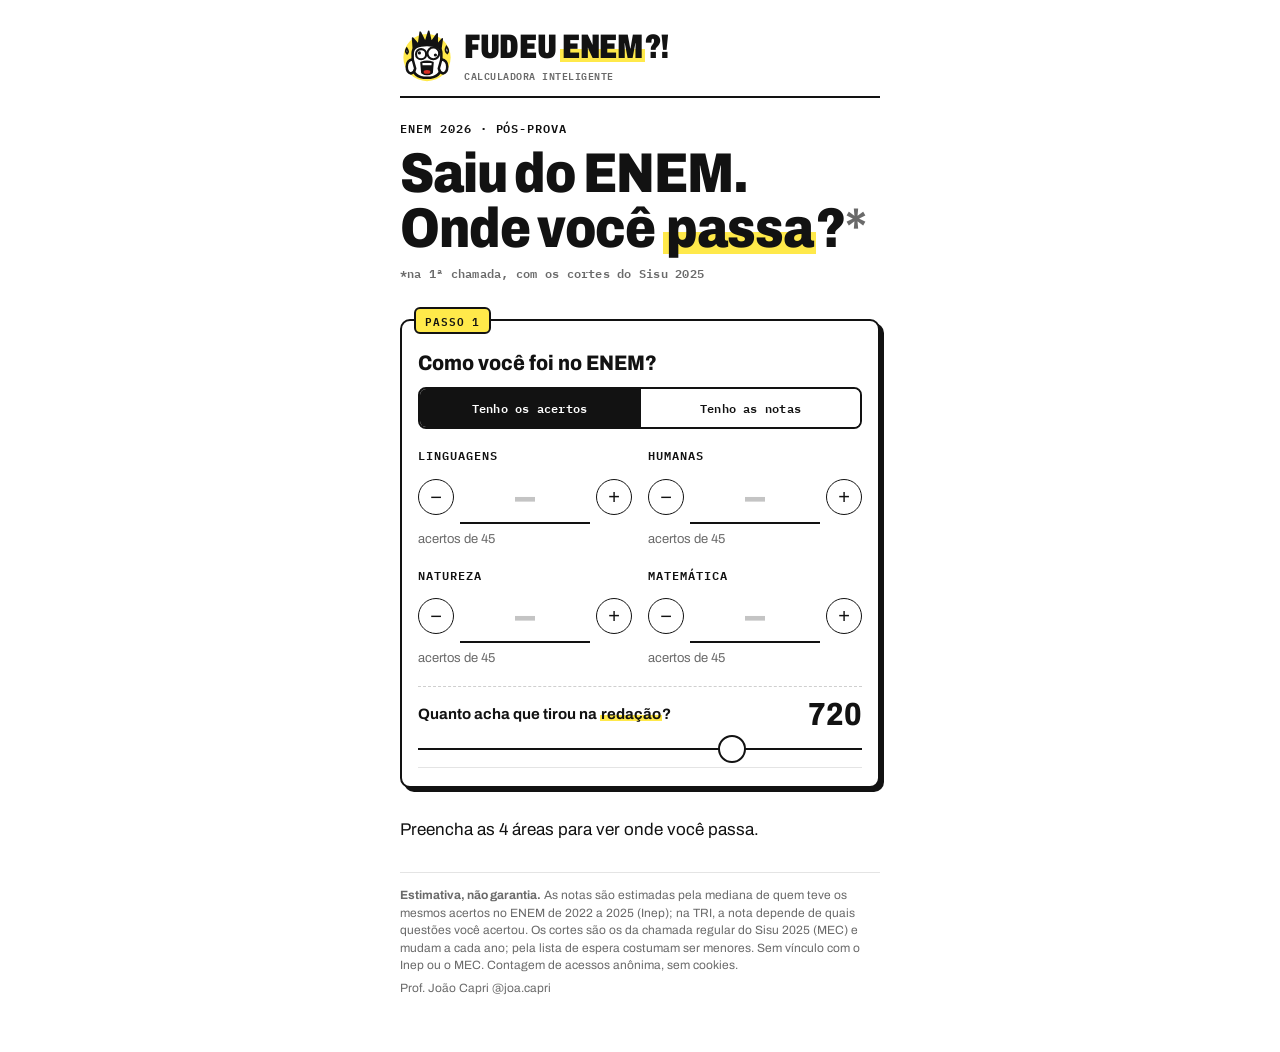
<file: index.html>
<!doctype html>
<html lang="pt-BR">
<head>
  <meta charset="utf-8">
  <meta name="viewport" content="width=device-width, initial-scale=1, viewport-fit=cover">
  <title>Fudeu ENEM?! · Calculadora do 2º dia</title>
  <meta name="description" content="Calculadora inteligente do ENEM: descubra quantas questões precisa acertar e em quais universidades você passa no Sisu. Por Prof. João Capri.">
  <meta name="theme-color" content="#ffffff">
  <!-- VIRADA PÓS-PROVA: a partir de CONFIG.POS_PROVA_EM (domingo 15/11, 14h de Brasília) a
       página inicial passa a ser o "Onde eu passo?" (/2dia). A calculadora do 2º dia fica
       guardada: abra com ?calculadora para usá-la; ?previa simula a virada antes da hora. -->
  <script src="assets/config.js?v=27"></script>
  <script>
    (function () {
      var q = location.search, c = window.CONFIG || {};
      var virou = (c.POS_PROVA_EM && Date.now() >= Date.parse(c.POS_PROVA_EM)) || /[?&]previa\b/.test(q);
      if (virou && !/[?&]calculadora\b/.test(q)) location.replace('2dia/');
    })();
  </script>
  <meta property="og:title" content="Fudeu ENEM?! · Calculadora inteligente do ENEM">
  <meta property="og:description" content="Coloque seus acertos e descubra onde você passa no Sisu.">
  <meta property="og:type" content="website">
  <meta property="og:url" content="https://fudeuenem.com/">
  <meta property="og:image" content="https://fudeuenem.com/assets/og.png">
  <meta property="og:image:width" content="1200">
  <meta property="og:image:height" content="630">
  <meta name="twitter:card" content="summary_large_image">
  <link rel="icon" href="assets/icone.svg" type="image/svg+xml">
  <link rel="apple-touch-icon" href="assets/icone-180.png">
  <link rel="preconnect" href="https://fonts.googleapis.com">
  <link rel="preconnect" href="https://fonts.gstatic.com" crossorigin>
  <link rel="stylesheet" href="https://fonts.googleapis.com/css2?family=Archivo:wdth,wght@62..125,400..900&family=IBM+Plex+Mono:wght@500;600&display=swap">
  <link rel="stylesheet" href="assets/style.css?v=27">

  <!-- ===== ANALYTICS: GoatCounter (gratuito, sem cookies, sem dados pessoais).
       Painel: https://fudeuenem.goatcounter.com — se criar a conta com outro código,
       troque "fudeuenem" abaixo. Os eventos (curso escolhido, compartilhar etc.) são
       enviados por assets/app.js → função evento(). ===== -->
  <script data-goatcounter="https://fudeuenem.goatcounter.com/count" async src="https://gc.zgo.at/count.js"></script>
</head>
<body>
  <main class="wrap">

    <div class="marca-topo">
      <img class="logo-ico" src="assets/icone.svg" alt="" width="54" height="54">
      <div class="logo-textos">
        <span class="logo-txt">FUDEU <mark class="grifo">ENEM</mark>?!</span>
        <span class="logo-sub">Calculadora inteligente</span>
      </div>
      <button type="button" class="btn-info" id="btn_info" aria-haspopup="dialog" aria-controls="info" aria-label="Como funciona">?</button>
    </div>

    <header class="topo">
      <p class="sobre">ENEM 2026 · 2º dia · 15/11</p>
      <h1>Quantas questões preciso acertar no <mark class="grifo">2º&nbsp;dia</mark> do&nbsp;ENEM?<span class="ast">*</span></h1>
      <p class="nota-ast">*para passar na 1ª chamada do Sisu</p>
      <p class="autor">Prof. João Capri <span data-arroba></span></p>
    </header>

    <!-- ============ ETAPA 1: UNIVERSIDADE E CURSO ============ -->
    <section class="etapa" id="etapa1">
      <div id="busca_box">
        <div class="bloco">
          <p class="bloco-tab">Passo 1</p>
          <h2 class="bloco-tit"><label for="ies_busca">Qual universidade?</label></h2>
          <div class="campo" id="ies_box">
            <input type="search" id="ies_busca" placeholder="UFPR, UTFPR, UFMG…" autocomplete="off">
            <ul class="lista" id="ies_lista" role="listbox"></ul>
          </div>
          <div class="escolhido" id="ies_sel" hidden></div>
        </div>

        <div class="bloco bloqueado" id="bloco_curso">
          <p class="bloco-tab">Passo 2</p>
          <h2 class="bloco-tit"><label for="curso_busca">Qual curso?</label></h2>
          <div class="campo" id="curso_box">
            <input type="search" id="curso_busca" placeholder="escolha a universidade primeiro" autocomplete="off" disabled>
            <ul class="lista" id="curso_lista" role="listbox"></ul>
          </div>
          <div class="escolhido" id="curso_sel" hidden></div>
        </div>
      </div>

      <details class="manual" id="manual">
        <summary>Não achou o curso? Digite a nota de corte</summary>
        <div class="campo">
          <label class="rot" for="m_nome">Nome do curso</label>
          <input type="text" id="m_nome" placeholder="Medicina — UFPR" maxlength="60">
        </div>
        <div class="campo">
          <label class="rot" for="m_corte">Nota de corte</label>
          <input type="number" id="m_corte" step="0.01" min="0" max="1000" placeholder="780,50" inputmode="decimal">
        </div>
        <p class="rot">Pesos</p>
        <div class="grade5">
          <label>LC<input type="number" class="m_peso" data-a="LC" value="1" min="0" max="10" step="0.5"></label>
          <label>CH<input type="number" class="m_peso" data-a="CH" value="1" min="0" max="10" step="0.5"></label>
          <label>CN<input type="number" class="m_peso" data-a="CN" value="1" min="0" max="10" step="0.5"></label>
          <label>MT<input type="number" class="m_peso" data-a="MT" value="1" min="0" max="10" step="0.5"></label>
          <label>RED<input type="number" class="m_peso" data-a="RED" value="1" min="0" max="10" step="0.5"></label>
        </div>
        <p class="rot">Notas mínimas <span class="aux">(se houver)</span></p>
        <div class="grade5">
          <label>LC<input type="number" class="m_min" data-a="LC" min="0" max="1000"></label>
          <label>CH<input type="number" class="m_min" data-a="CH" min="0" max="1000"></label>
          <label>CN<input type="number" class="m_min" data-a="CN" min="0" max="1000"></label>
          <label>MT<input type="number" class="m_min" data-a="MT" min="0" max="1000"></label>
          <label>RED<input type="number" class="m_min" data-a="RED" min="0" max="1000"></label>
        </div>
        <p class="erro" id="m_erro" role="alert"></p>
        <button type="button" class="acao sec" id="m_usar">Usar este curso</button>
        <p class="m-ok" id="m_ok" role="status" hidden></p>
      </details>

      <button type="button" class="acao tatil" id="btn_ok" disabled>Ver minha meta</button>
    </section>

    <!-- Resumo depois do OK -->
    <div class="resumo" id="resumo" hidden>
      <p id="resumo_txt"></p>
      <button type="button" id="btn_editar">editar</button>
    </div>

    <!-- ============ ETAPA 2: 1º DIA (acertos + redação) → META (balança) ============ -->
    <section class="etapa" id="etapa2" hidden>
      <header class="res-topo">
        <h2 class="res-tit">Agora, o seu <mark class="grifo">1º dia</mark></h2>
        <p class="res-sub">Ajuste e a meta muda na hora.</p>
      </header>

      <div class="bloco" id="ficha_1dia">
        <p class="bloco-tab">Seu 1º dia</p>
        <h3 class="bloco-tit">Quantas questões acertou?</h3>
      <div class="dupla">
        <div class="contador">
          <label class="rot" for="lc">Linguagens</label>
          <div class="ctl">
            <button type="button" class="pm" data-alvo="lc" data-d="-1" aria-label="Menos um acerto em Linguagens">−</button>
            <input type="number" id="lc" min="0" max="45" value="" placeholder="–" inputmode="numeric" aria-describedby="lc_est">
            <button type="button" class="pm" data-alvo="lc" data-d="1" aria-label="Mais um acerto em Linguagens">+</button>
          </div>
          <p class="aux" id="lc_est">acertos de 45</p>
        </div>
        <div class="contador">
          <label class="rot" for="ch">Humanas</label>
          <div class="ctl">
            <button type="button" class="pm" data-alvo="ch" data-d="-1" aria-label="Menos um acerto em Humanas">−</button>
            <input type="number" id="ch" min="0" max="45" value="" placeholder="–" inputmode="numeric" aria-describedby="ch_est">
            <button type="button" class="pm" data-alvo="ch" data-d="1" aria-label="Mais um acerto em Humanas">+</button>
          </div>
          <p class="aux" id="ch_est">acertos de 45</p>
        </div>
      </div>
        <div class="redacao compacta">
          <label class="pergunta" for="red">Quanto acha que tirou na <mark class="grifo">redação</mark>?</label>
          <output id="red_v" for="red">720</output>
          <input type="range" id="red" min="0" max="1000" step="20" value="720">
        </div>
      </div>

      <header class="res-topo">
        <h2 class="res-tit">Então, no domingo, <mark class="grifo">acerte</mark>:</h2>
        <p class="res-sub" id="res_sub"></p>
      </header>

      <div class="balanca" id="balanca" aria-live="polite">
        <div class="prato" id="prato_mt">
          <span class="n" id="r_mt">—</span>
          <span class="de">de 45</span>
          <span class="area">Matemática</span>
        </div>
        <div class="prato" id="prato_cn">
          <span class="n" id="r_cn">—</span>
          <span class="de">de 45</span>
          <span class="area">Natureza</span>
        </div>
        <div class="travessao" id="travessao"></div>
        <div class="pivo"></div>
      </div>

      <div class="equilibrio" id="equilibrio_box">
        <input type="range" id="equilibrio" min="0" max="10" value="5" aria-label="Equilíbrio entre Matemática e Natureza">
        <div class="pontas"><span>← mais Matemática</span><span>mais Natureza →</span></div>
        <p class="frase-troca" id="frase_troca"></p>
        <p class="dica-arraste"><span class="seta">⟵</span> arraste a bolinha amarela para ver outras combinações <span class="seta">⟶</span></p>
      </div>
      <p class="nota-rodape" id="r_aviso"></p>

      <section class="bloco onde" id="onde" aria-live="polite" hidden>
        <p class="bloco-tab">Onde mais eu passo?</p>
        <p class="onde-tit" id="onde_tit"></p>
        <p class="onde-sub" id="onde_sub"></p>
        <div class="seg" role="group" aria-label="Filtrar por região">
          <button type="button" class="ativo" data-f="BR">Todo o Brasil</button>
          <button type="button" data-f="UF" id="onde_uf">Só no meu estado</button>
        </div>
        <ul class="onde-lista" id="onde_lista"></ul>
        <button type="button" class="link-sec" id="onde_mais" hidden></button>
      </section>

      <a class="acao tatil escuro btn-card" id="btn_card" href="#etapa3">Gerar meu card ↓</a>
    </section>

    <!-- ============ ETAPA 3: CARD ============ -->
    <section class="etapa share" id="etapa3" hidden>
      <img id="story_img" alt="Card com a sua meta para postar no story">
      <button type="button" class="acao tatil escuro" id="btn_share">Compartilhar</button>
      <p class="aux centro">ou toque e segure na imagem para salvar</p>

      <div class="planos-bloco">
        <h2 class="planos-tit">E agora? Monte seu plano <mark class="grifo">até domingo</mark></h2>
        <div class="planos" role="group" aria-label="Planos de estudo até domingo">
          <button type="button" class="plano-btn" data-area="MT" aria-controls="plano_painel">
            <span class="plano-area">Matemática</span>
            <span class="plano-meta" id="pb_mt">6 dias de estudo</span>
            <span class="plano-seta" aria-hidden="true">→</span>
          </button>
          <button type="button" class="plano-btn" data-area="CN" aria-controls="plano_painel">
            <span class="plano-area">Natureza</span>
            <span class="plano-meta" id="pb_cn">6 dias de estudo</span>
            <span class="plano-seta" aria-hidden="true">→</span>
          </button>
        </div>
      </div>

      <div id="plano_painel" class="plano-painel" hidden>
        <h2 id="plano_titulo">Plano de <mark class="grifo">Matemática</mark></h2>
        <p class="aux">Marque até 5 assuntos em que você se sente fraco. O plano se ajusta à sua meta.</p>
        <div class="chips" id="topicos"></div>
        <button type="button" class="acao sec" id="btn_plano">Montar meu plano</button>
        <div id="plano_saida" hidden>
          <img id="plano_img" alt="Imagem do seu plano de estudos de 09 a 14/11">
          <button type="button" class="acao" id="btn_plano_baixar">Baixar plano</button>
          <details class="plano-texto">
            <summary>Ver o plano em texto</summary>
            <div id="plano"></div>
          </details>
        </div>
      </div>
    </section>

    <!-- ============ PLANO + CTA ============ -->
    <section class="etapa" id="etapa4" hidden>
      <div class="exatoo">
        <p>Treine exatamente esses assuntos no Exatoo.</p>
        <a id="btn_exatoo" href="https://exatoo.com" target="_blank" rel="noopener">exatoo.com →</a>
      </div>

      <div class="contato" id="contato">
        <label class="check"><input type="checkbox" id="lgpd"> Quero receber o plano no WhatsApp/e-mail e autorizo o contato do Prof. João Capri.</label>
        <a class="acao sec desativado" id="btn_contato" href="#" target="_blank" rel="noopener" aria-disabled="true">Quero receber</a>
      </div>
    </section>

    <footer class="rodape">
      <p>Valores estimados com base nos microdados do ENEM de 2022 a 2025. Na TRI, a nota depende do padrão de respostas, não só do número de acertos; as notas de corte mudam a cada edição. Sem vínculo com o Inep ou o MEC. Contagem de acessos anônima, sem cookies.</p>
      <p id="fontes"></p>
    </footer>
  </main>

  <!-- Popup "como funciona" -->
  <div class="popup" id="info" role="dialog" aria-modal="true" aria-labelledby="info_tit" hidden>
    <div class="popup-caixa">
      <p class="bloco-tab">Como funciona</p>
      <h2 id="info_tit" tabindex="-1">Sua meta para o <mark class="grifo">2º dia</mark> em 4 passos</h2>
      <ol class="passos">
        <li><b>Seus acertos do 1º dia</b> viram nota pela TRI, com base em 12 milhões de participantes do ENEM de 2022 a 2025.</li>
        <li><b>Você escolhe o curso</b> e a gente puxa a nota de corte, os pesos e as notas mínimas do Sisu 2025.</li>
        <li><b>Você chuta a redação</b> e a calculadora mostra quantas precisa acertar em Matemática e em Natureza.</li>
        <li><b>A balança</b> troca acertos entre as duas áreas: indo melhor em uma, precisa de menos na outra.</li>
      </ol>
      <div class="importante">
        <p><b>A meta é para passar na <mark class="grifo">1ª chamada</mark>.</b> A nota de corte é a do último aprovado na chamada regular do Sisu. Depois vem a lista de espera, que costuma rodar bastante: muita gente entra com nota menor.</p>
      </div>
      <p class="aux">É uma estimativa: na TRI, a nota depende de quais questões você acerta, não só de quantas. As notas de corte mudam a cada ano.</p>
      <div class="volta">
        <p class="rot">Depois do 2º dia (15/11)</p>
        <p id="volta_txt"><b>Volta aqui!</b> Vai ter novidade: você coloca seus acertos da prova inteira e descobre <mark class="grifo">onde consegue passar</mark>.</p>
      </div>
      <button type="button" class="acao tatil" id="info_fechar">Bora calcular</button>
    </div>
  </div>

  <script src="assets/app.js?v=27"></script>
</body>
</html>
</file>
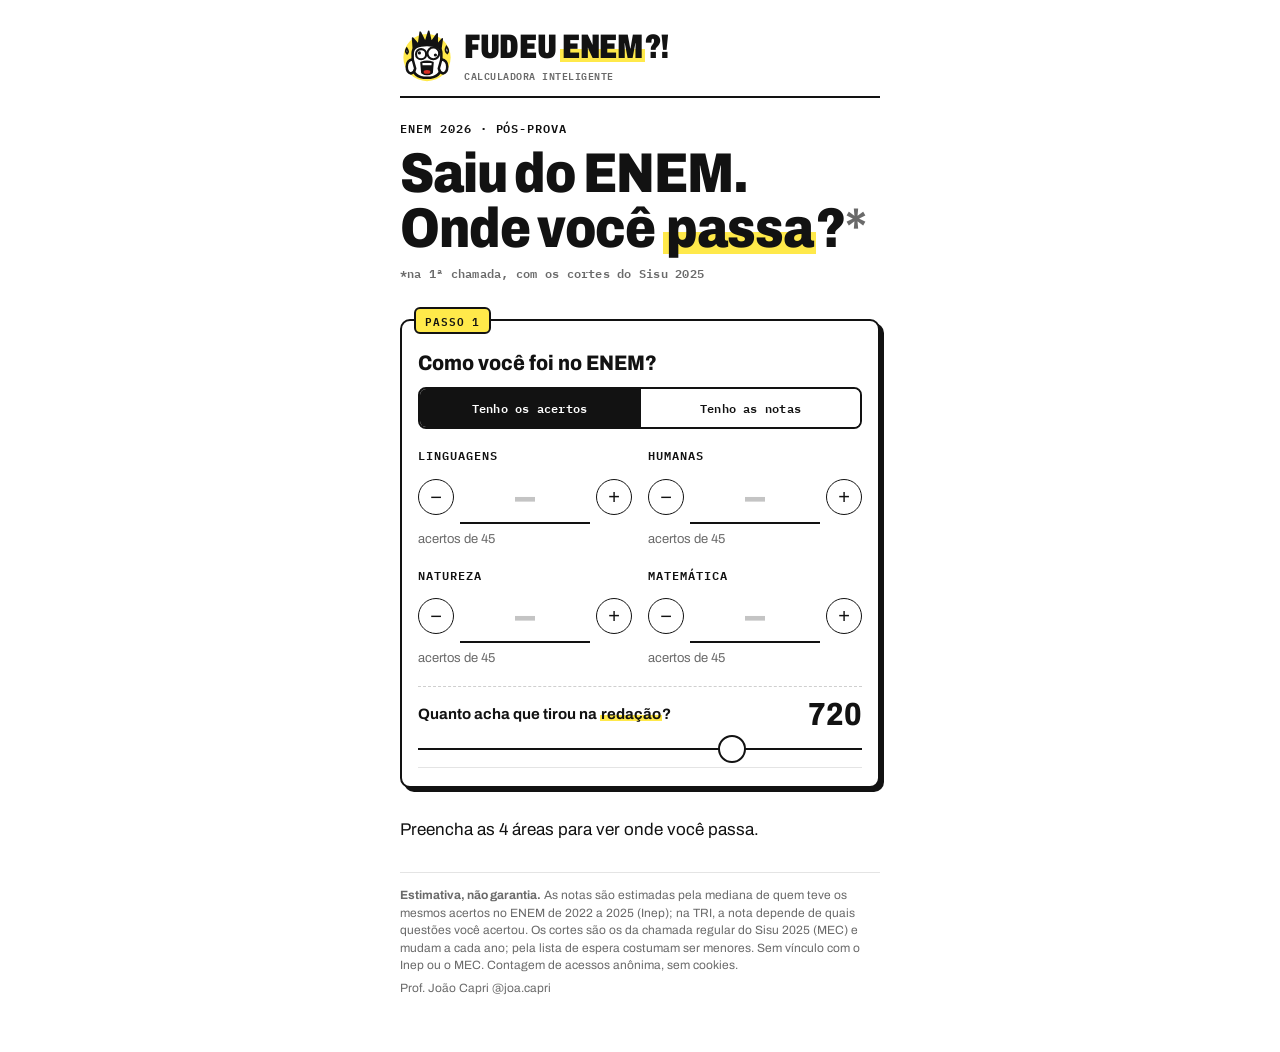
<file: 2dia/index.html>
<!doctype html>
<html lang="pt-BR">
<head>
  <meta charset="utf-8">
  <meta name="viewport" content="width=device-width, initial-scale=1, viewport-fit=cover">
  <title>Onde eu passo? · Fudeu ENEM?!</title>
  <meta name="description" content="Saiu do ENEM? Coloque seus acertos e veja em quais cursos e universidades você passaria na 1ª chamada do Sisu, com mapa do Brasil.">
  <meta name="theme-color" content="#ffffff">
  <meta property="og:title" content="Saiu do ENEM? Veja onde você passa">
  <meta property="og:description" content="Coloque seus acertos e descubra em quais universidades você passaria na 1ª chamada do Sisu.">
  <meta property="og:type" content="website">
  <meta property="og:url" content="https://fudeuenem.com/2dia/">
  <meta property="og:image" content="https://fudeuenem.com/assets/og.png">
  <meta name="twitter:card" content="summary_large_image">
  <link rel="icon" href="../assets/icone.svg" type="image/svg+xml">
  <link rel="apple-touch-icon" href="../assets/icone-180.png">
  <link rel="preconnect" href="https://fonts.googleapis.com">
  <link rel="preconnect" href="https://fonts.gstatic.com" crossorigin>
  <link rel="stylesheet" href="https://fonts.googleapis.com/css2?family=Archivo:wdth,wght@62..125,400..900&family=IBM+Plex+Mono:wght@500;600&display=swap">
  <link rel="stylesheet" href="../assets/style.css?v=26">
  <link rel="stylesheet" href="../assets/onde.css?v=1">
  <!-- Analytics: GoatCounter (sem cookies). Eventos enviados por assets/onde.js -->
  <script data-goatcounter="https://fudeuenem.goatcounter.com/count" async src="https://gc.zgo.at/count.js"></script>
</head>
<body>
  <main class="wrap">

    <div class="marca-topo">
      <a href="./" class="logo-link" aria-label="Fudeu ENEM: início">
        <img class="logo-ico" src="../assets/icone.svg" alt="" width="54" height="54">
        <div class="logo-textos">
          <span class="logo-txt">FUDEU <mark class="grifo">ENEM</mark>?!</span>
          <span class="logo-sub">Calculadora inteligente</span>
        </div>
      </a>
    </div>

    <header class="topo">
      <p class="sobre">ENEM 2026 · pós-prova</p>
      <h1>Saiu do ENEM. Onde você <mark class="grifo">passa</mark>?<span class="ast">*</span></h1>
      <p class="nota-ast">*na 1ª chamada, com os cortes do Sisu 2025</p>
    </header>

    <!-- ============ PASSO 1: COMO VOCÊ FOI ============ -->
    <section class="bloco" id="ficha_notas">
      <p class="bloco-tab">Passo 1</p>
      <h2 class="bloco-tit">Como você foi no ENEM?</h2>
      <div class="seg" role="group" aria-label="Como informar o desempenho">
        <button type="button" class="ativo" data-modo="acertos">Tenho os acertos</button>
        <button type="button" data-modo="notas">Tenho as notas</button>
      </div>
      <div class="grade-areas">
        <div class="contador">
          <label class="rot" for="in_LC">Linguagens</label>
          <div class="ctl">
            <button type="button" class="pm" data-alvo="in_LC" data-d="-1" aria-label="Menos um em Linguagens">−</button>
            <input type="number" id="in_LC" data-area="LC" min="0" max="45" placeholder="–" inputmode="numeric">
            <button type="button" class="pm" data-alvo="in_LC" data-d="1" aria-label="Mais um em Linguagens">+</button>
          </div>
          <p class="aux" id="est_LC">acertos de 45</p>
        </div>
        <div class="contador">
          <label class="rot" for="in_CH">Humanas</label>
          <div class="ctl">
            <button type="button" class="pm" data-alvo="in_CH" data-d="-1" aria-label="Menos um em Humanas">−</button>
            <input type="number" id="in_CH" data-area="CH" min="0" max="45" placeholder="–" inputmode="numeric">
            <button type="button" class="pm" data-alvo="in_CH" data-d="1" aria-label="Mais um em Humanas">+</button>
          </div>
          <p class="aux" id="est_CH">acertos de 45</p>
        </div>
        <div class="contador">
          <label class="rot" for="in_CN">Natureza</label>
          <div class="ctl">
            <button type="button" class="pm" data-alvo="in_CN" data-d="-1" aria-label="Menos um em Natureza">−</button>
            <input type="number" id="in_CN" data-area="CN" min="0" max="45" placeholder="–" inputmode="numeric">
            <button type="button" class="pm" data-alvo="in_CN" data-d="1" aria-label="Mais um em Natureza">+</button>
          </div>
          <p class="aux" id="est_CN">acertos de 45</p>
        </div>
        <div class="contador">
          <label class="rot" for="in_MT">Matemática</label>
          <div class="ctl">
            <button type="button" class="pm" data-alvo="in_MT" data-d="-1" aria-label="Menos um em Matemática">−</button>
            <input type="number" id="in_MT" data-area="MT" min="0" max="45" placeholder="–" inputmode="numeric">
            <button type="button" class="pm" data-alvo="in_MT" data-d="1" aria-label="Mais um em Matemática">+</button>
          </div>
          <p class="aux" id="est_MT">acertos de 45</p>
        </div>
      </div>
      <div class="redacao compacta">
        <label class="pergunta" for="red">Quanto acha que tirou na <mark class="grifo">redação</mark>?</label>
        <output id="red_v" for="red">720</output>
        <input type="range" id="red" min="0" max="1000" step="20" value="720">
      </div>
    </section>

    <!-- ============ RESULTADO ============ -->
    <section class="resultado" id="resultado" aria-live="polite">
      <p class="res-pre" id="res_pre">Preencha as 4 áreas para ver onde você passa.</p>
      <div class="res-num" id="res_num" hidden>
        <span class="n" id="res_n">0</span>
        <span class="un" id="res_un">cursos</span>
      </div>
      <p class="res-det" id="res_det" hidden></p>
    </section>

    <div id="corpo" hidden>
      <!-- sonho: o curso escolhido na calculadora do 2º dia -->
      <section class="sonho" id="sonho" hidden></section>

      <!-- ============ PASSO 2: FILTROS ============ -->
      <section class="bloco" id="ficha_filtros">
        <p class="bloco-tab">Passo 2</p>
        <h2 class="bloco-tit">O que você procura?</h2>
        <div class="campo" id="curso_box">
          <label class="rot" for="f_curso">Curso</label>
          <input type="search" id="f_curso" placeholder="todos (digite para filtrar)" autocomplete="off">
          <ul class="lista" id="f_curso_lista" role="listbox"></ul>
        </div>
        <div class="escolhido" id="curso_sel" hidden></div>
        <div class="filtros-grade">
          <label class="rot" for="f_uf">Estado
            <select id="f_uf"><option value="">Todo o Brasil</option></select></label>
          <label class="rot" for="f_cidade">Cidade
            <select id="f_cidade" disabled><option value="">—</option></select></label>
          <label class="rot larga" for="f_ies">Universidade
            <select id="f_ies"><option value="">Todas</option></select></label>
          <label class="rot larga" for="f_mod">Modalidade
            <select id="f_mod"></select></label>
        </div>
        <button type="button" class="link-sec" id="f_limpar" hidden>limpar filtros</button>
      </section>

      <!-- ============ MAPA ============ -->
      <section class="mapa-sec">
        <div class="mapa-topo">
          <h2 class="res-tit">Seu <mark class="grifo">mapa</mark></h2>
          <button type="button" class="link-sec" id="mapa_br" hidden>ver Brasil todo</button>
        </div>
        <div class="mapa-caixa"><svg id="mapa" role="img" aria-label="Mapa do Brasil com as cidades onde você passaria"></svg></div>
        <p class="aux centro" id="mapa_leg">Cada bolinha é uma cidade onde você passaria. Toque num estado para filtrar.</p>
      </section>

      <!-- ============ LISTA ============ -->
      <section class="lista-sec">
        <div class="seg" role="group" aria-label="Tipo de lista" id="abas">
          <button type="button" class="ativo" data-aba="passa" id="aba_passa">Passaria</button>
          <button type="button" data-aba="quase" id="aba_quase">Por pouco</button>
        </div>
        <ul class="onde-lista" id="lista"></ul>
        <button type="button" class="acao sec" id="mais" hidden>ver mais</button>
      </section>

      <!-- ============ CARDS ============ -->
      <section class="etapa share" id="cards">
        <h2 class="res-tit">Seu <mark class="grifo">card</mark></h2>
        <div class="seg" role="group" aria-label="Modelo do card">
          <button type="button" class="ativo" data-card="mapa">Mapa</button>
          <button type="button" data-card="lista">Ranking</button>
        </div>
        <img id="card_img" alt="Card com o seu resultado para postar no story">
        <button type="button" class="acao tatil escuro" id="btn_share">Compartilhar</button>
        <p class="aux centro">ou toque e segure na imagem para salvar</p>
      </section>

      <section class="etapa">
        <div class="exatoo">
          <p>Vai para a próxima? Treine Matemática no Exatoo.</p>
          <a id="btn_exatoo" href="https://exatoo.com" target="_blank" rel="noopener">exatoo.com →</a>
        </div>
      </section>
    </div>

    <footer class="rodape">
      <p><b>Estimativa, não garantia.</b> As notas são estimadas pela mediana de quem teve os mesmos acertos no ENEM de 2022 a 2025 (Inep); na TRI, a nota depende de quais questões você acertou. Os cortes são os da chamada regular do Sisu 2025 (MEC) e mudam a cada ano; pela lista de espera costumam ser menores. Sem vínculo com o Inep ou o MEC. Contagem de acessos anônima, sem cookies.</p>
      <p>Prof. João Capri <span data-arroba></span></p>
    </footer>
  </main>

  <script src="../assets/config.js?v=27"></script>
  <script src="../assets/onde.js?v=1"></script>
</body>
</html>
</file>
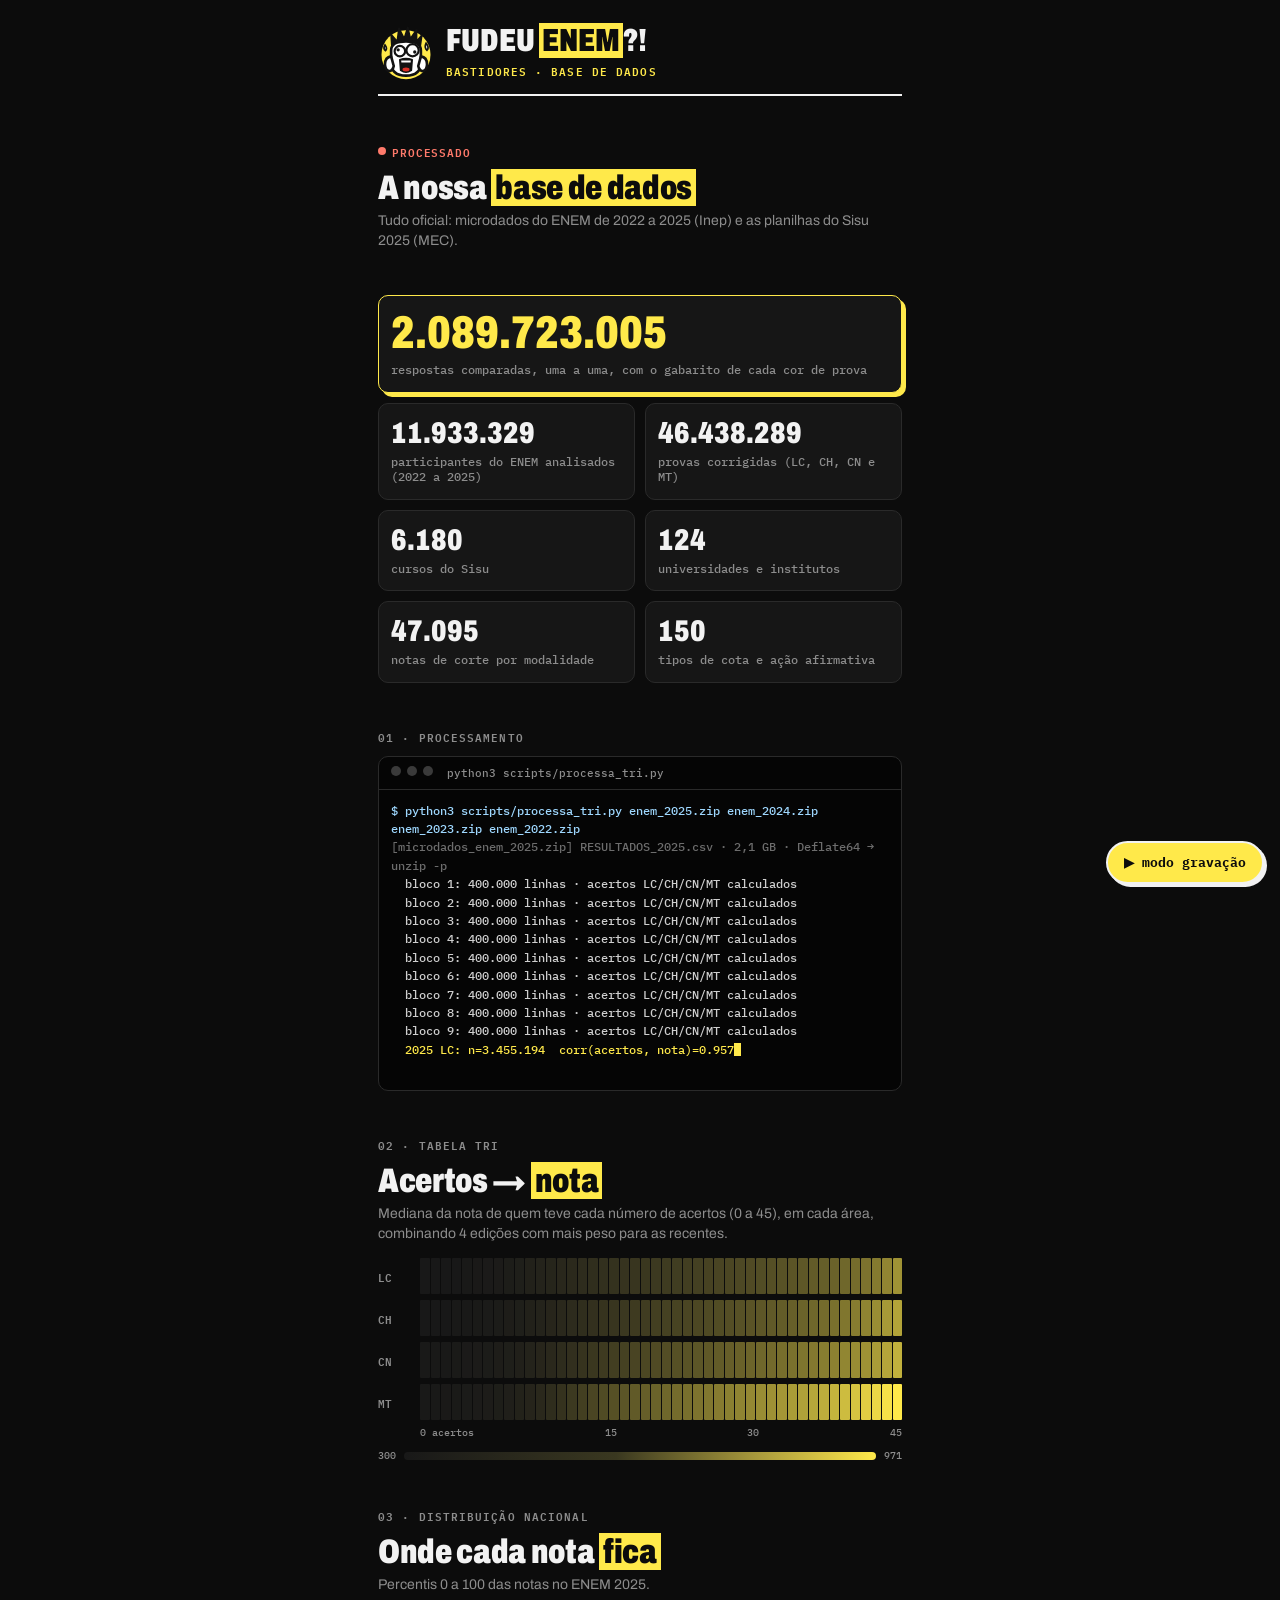
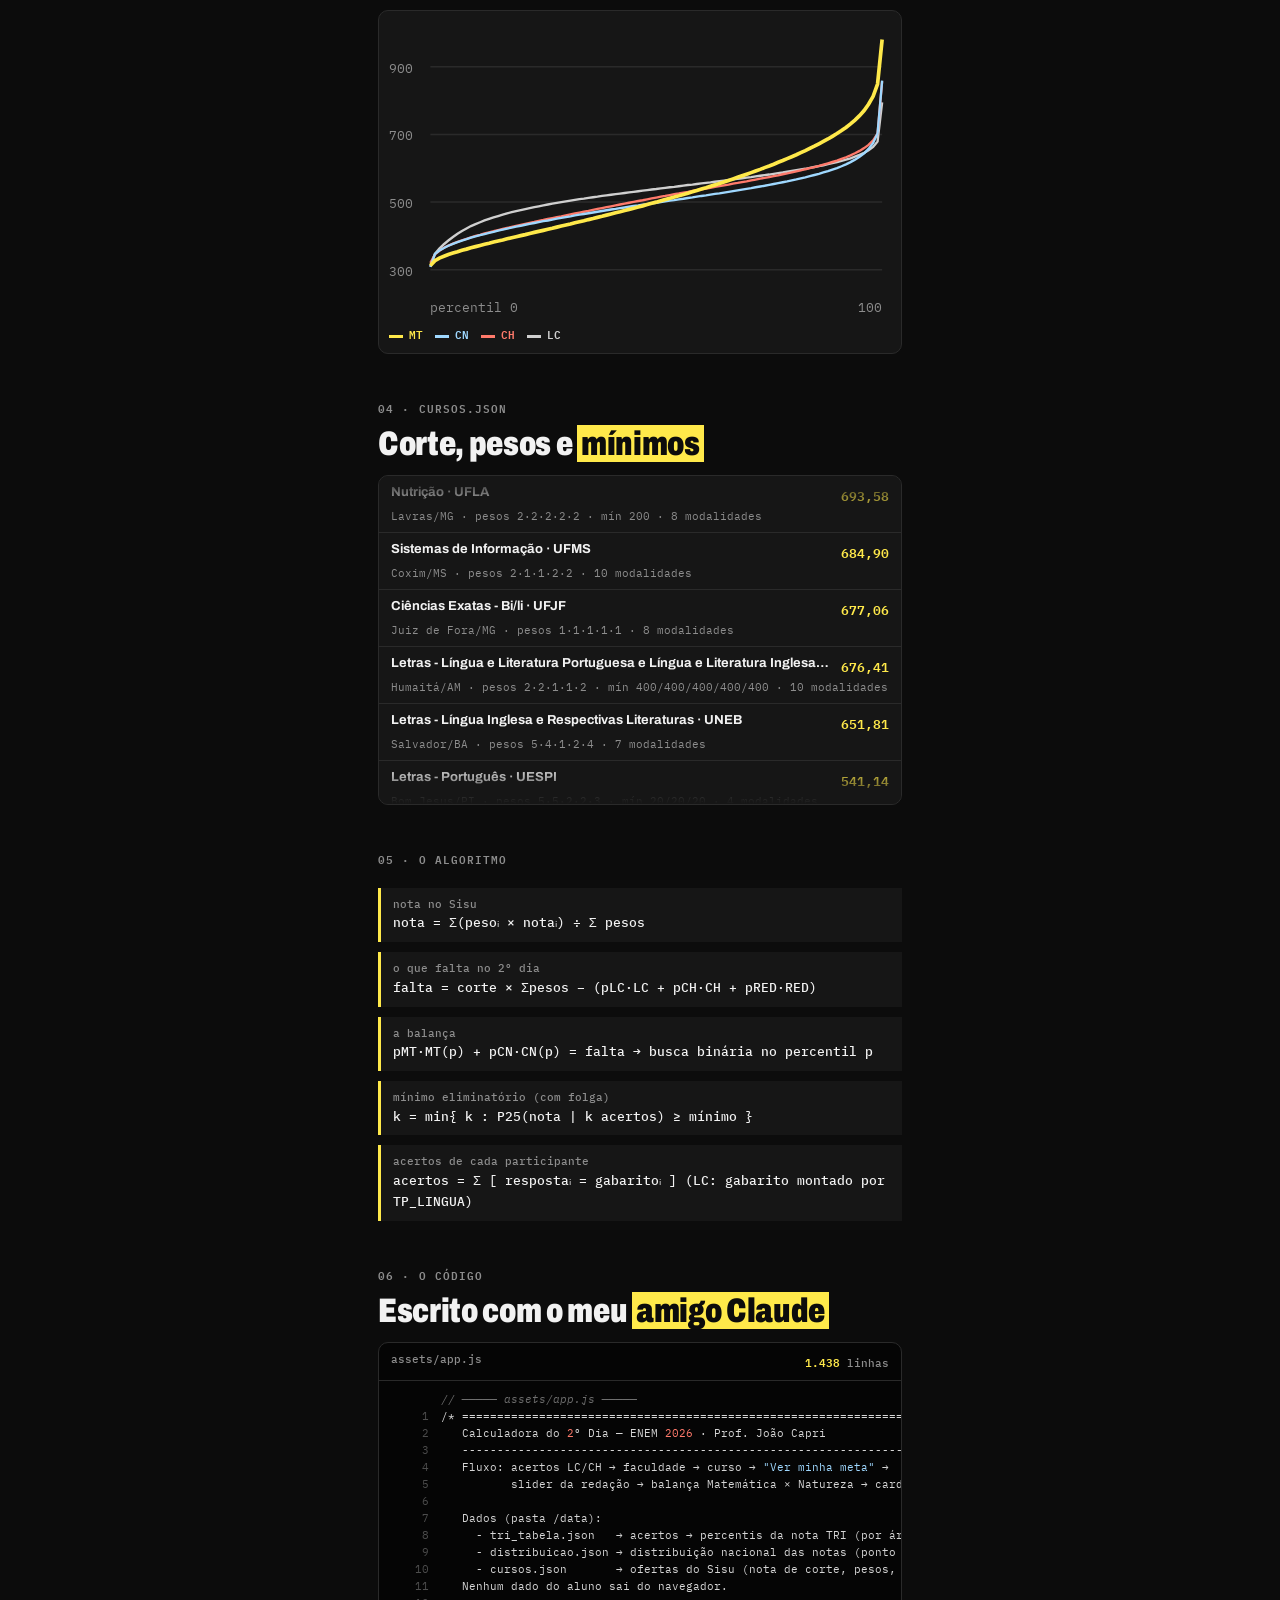
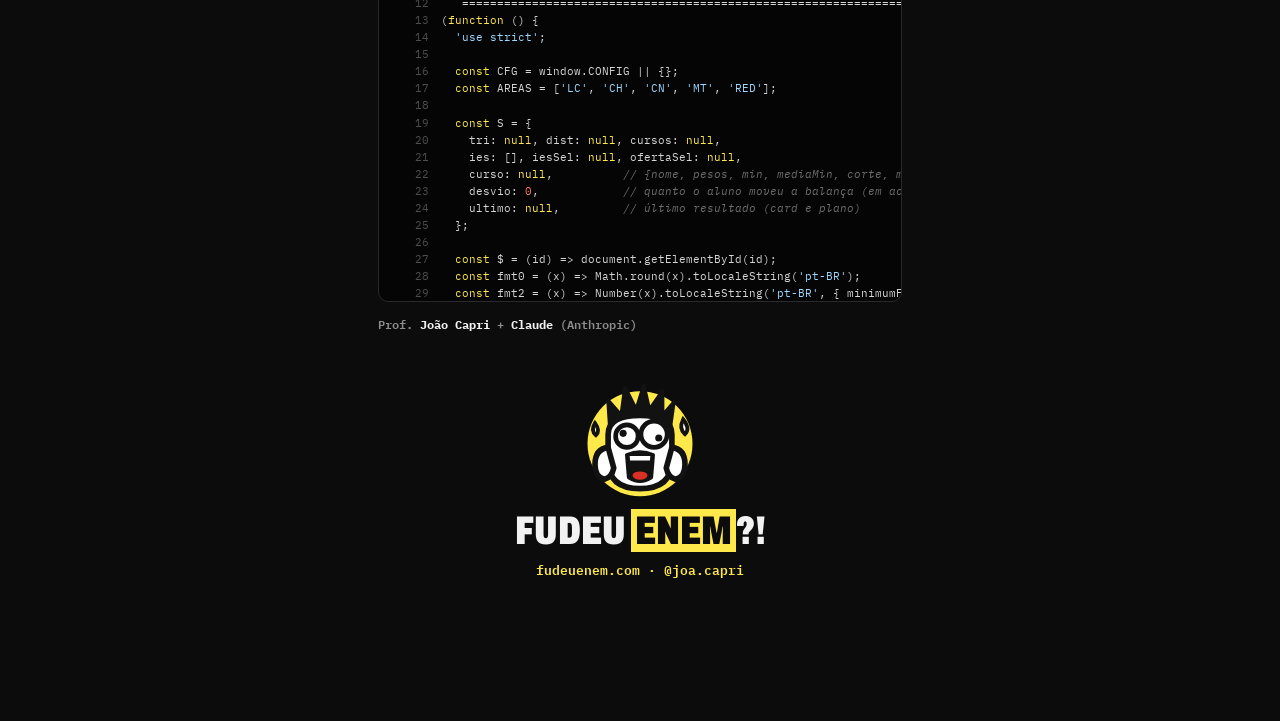
<file: bastidores/index.html>
<!doctype html>
<html lang="pt-BR">
<head>
  <meta charset="utf-8">
  <meta name="viewport" content="width=device-width, initial-scale=1, viewport-fit=cover">
  <title>Bastidores · Fudeu ENEM?!</title>
  <meta name="robots" content="noindex, nofollow">
  <meta name="theme-color" content="#0c0c0c">
  <link rel="icon" href="../assets/icone.svg" type="image/svg+xml">
  <link rel="preconnect" href="https://fonts.googleapis.com">
  <link rel="preconnect" href="https://fonts.gstatic.com" crossorigin>
  <link rel="stylesheet" href="https://fonts.googleapis.com/css2?family=Archivo:wdth,wght@62..125,400..900&family=IBM+Plex+Mono:wght@400;500;600&display=swap">
  <style>
    /* Bastidores: página para gravar vídeo. Versão "noturna" da identidade do site:
       fundo preto, texto claro, amarelo marca-texto como único destaque. Todos os
       números vêm dos arquivos reais em /data e do código real em /assets e /scripts. */
    :root {
      color-scheme: dark;
      --fundo: #0c0c0c; --fundo-2: #161616; --linha: #2a2a2a;
      --txt: #f2f2f2; --txt-2: #8d8d8d; --marca: #ffe94a; --azul: #9fd8ff; --verm: #ff7a6b;
      --f-d: "Archivo", "Helvetica Neue", Arial, sans-serif;
      --f-m: "IBM Plex Mono", ui-monospace, Menlo, monospace;
    }
    * { box-sizing: border-box; }
    html { -webkit-text-size-adjust: 100%; touch-action: manipulation; }
    body { margin: 0; background: var(--fundo); color: var(--txt); font-family: var(--f-d); }
    .wrap { max-width: 560px; margin: 0 auto; padding-block: 24px 140px;
      padding-left: max(18px, env(safe-area-inset-left, 0px)); padding-right: max(18px, env(safe-area-inset-right, 0px));
      display: flex; flex-direction: column; gap: 44px; }
    .mono { font-family: var(--f-m); }
    .rot { font: 600 11px var(--f-m); letter-spacing: .1em; text-transform: uppercase; color: var(--txt-2); margin: 0 0 10px; }
    mark { background: var(--marca); color: var(--fundo); padding: 0 .1em; }
    h2 { margin: 0 0 6px; font: 900 34px/1 var(--f-d); font-stretch: 75%; letter-spacing: -.01em; }
    h2 mark { color: var(--fundo); background: var(--marca); padding: 0 .12em; }
    .sub { margin: 0; color: var(--txt-2); font-size: 14px; line-height: 1.45; }

    /* topo */
    .topo { display: flex; align-items: center; gap: 12px; border-bottom: 2px solid var(--txt); padding-bottom: 14px; }
    .topo img { width: 56px; height: 56px; }
    .topo b { font: 900 32px/1 var(--f-d); font-stretch: 72%; }
    .topo small { display: block; font: 600 11px var(--f-m); letter-spacing: .1em; color: var(--marca); margin-top: 4px; }
    .ao-vivo { display: inline-flex; align-items: center; gap: 6px; font: 600 11px var(--f-m); color: var(--verm); letter-spacing: .08em; }
    .ao-vivo::before { content: ""; width: 8px; height: 8px; border-radius: 50%; background: var(--verm); animation: pisca 1.2s infinite; }
    @keyframes pisca { 50% { opacity: .2; } }

    /* contadores */
    .contadores { display: grid; grid-template-columns: 1fr 1fr; gap: 10px; }
    .cont { border: 1.5px solid var(--linha); border-radius: 10px; padding: 14px 12px; background: var(--fundo-2); min-width: 0; }
    .cont.grande { grid-column: 1 / -1; border-color: var(--marca); box-shadow: 4px 4px 0 var(--marca); }
    .cont .n { font: 900 30px/1 var(--f-d); font-stretch: 75%; font-variant-numeric: tabular-nums; color: var(--txt); overflow-wrap: anywhere; }
    .cont.grande .n { font-size: 46px; color: var(--marca); }
    .cont .d { margin-top: 6px; font: 500 11.5px/1.35 var(--f-m); color: var(--txt-2); }

    /* terminal */
    .terminal { background: #050505; border: 1.5px solid var(--linha); border-radius: 10px; overflow: hidden; }
    .terminal .barra { display: flex; gap: 6px; padding: 9px 12px; border-bottom: 1px solid var(--linha); }
    .terminal .barra i { width: 10px; height: 10px; border-radius: 50%; background: #3a3a3a; }
    .terminal .barra span { margin-left: 8px; font: 500 11px var(--f-m); color: var(--txt-2); }
    .terminal pre { margin: 0; padding: 12px; height: 300px; overflow: hidden; font: 500 11.5px/1.6 var(--f-m); color: #cfcfcf; white-space: pre-wrap; word-break: break-word; }
    .terminal .ok { color: var(--marca); } .terminal .cmd { color: var(--azul); } .terminal .dim { color: #6d6d6d; }
    .cursor { display: inline-block; width: 7px; height: 13px; background: var(--marca); vertical-align: -2px; animation: pisca 1s infinite; }

    /* mapa de calor TRI */
    .calor { display: grid; grid-template-columns: 34px 1fr; gap: 6px 8px; align-items: center; }
    .calor .lab { font: 600 11px var(--f-m); color: var(--txt-2); }
    .calor .linha { display: grid; grid-template-columns: repeat(46, 1fr); gap: 1px; height: 36px; }
    .calor .linha div { border-radius: 1px; }
    .eixo { grid-column: 2; display: flex; justify-content: space-between; font: 500 10px var(--f-m); color: var(--txt-2); }
    .legenda { display: flex; align-items: center; gap: 8px; font: 500 10px var(--f-m); color: var(--txt-2); margin-top: 10px; }
    .legenda .barra { flex: 1; height: 8px; border-radius: 4px; background: linear-gradient(90deg, #181818, #3a3820 45%, #a99a3c 75%, var(--marca)); }

    /* gráfico de distribuição */
    .grafico { background: var(--fundo-2); border: 1.5px solid var(--linha); border-radius: 10px; padding: 10px; }
    .grafico svg { display: block; width: 100%; height: auto; }
    .chave { display: flex; flex-wrap: wrap; gap: 12px; margin-top: 8px; font: 600 11px var(--f-m); }
    .chave span::before { content: ""; display: inline-block; width: 14px; height: 3px; margin-right: 6px; vertical-align: middle; background: currentColor; }

    /* fluxo de cursos */
    .fluxo { height: 330px; overflow: hidden; border: 1.5px solid var(--linha); border-radius: 10px; background: var(--fundo-2); position: relative; }
    .fluxo::before, .fluxo::after { content: ""; position: absolute; left: 0; right: 0; height: 40px; z-index: 1; pointer-events: none; }
    .fluxo::before { top: 0; background: linear-gradient(var(--fundo-2), transparent); }
    .fluxo::after { bottom: 0; background: linear-gradient(transparent, var(--fundo-2)); }
    .curso { display: grid; grid-template-columns: 1fr auto; gap: 2px 10px; padding: 9px 12px; border-bottom: 1px solid var(--linha); font-family: var(--f-m); }
    .curso .k { font: 700 13px var(--f-d); color: var(--txt); overflow: hidden; text-overflow: ellipsis; white-space: nowrap; }
    .curso .c { font-size: 13px; color: var(--marca); font-weight: 600; font-variant-numeric: tabular-nums; }
    .curso .m { grid-column: 1 / -1; font-size: 10.5px; color: var(--txt-2); }

    /* fórmulas */
    .formulas { display: flex; flex-direction: column; gap: 10px; }
    .formula { border-left: 3px solid var(--marca); padding: 8px 12px; background: var(--fundo-2); font: 500 13px/1.6 var(--f-m); overflow-x: auto; }
    .formula small { display: block; color: var(--txt-2); font-size: 11px; }

    /* código */
    .codigo { border: 1.5px solid var(--linha); border-radius: 10px; overflow: hidden; background: #050505; }
    .codigo .barra { display: flex; justify-content: space-between; padding: 9px 12px; border-bottom: 1px solid var(--linha); font: 500 11px var(--f-m); color: var(--txt-2); }
    .codigo .barra b { color: var(--marca); font-weight: 600; }
    .codigo pre { margin: 0; height: 520px; overflow: hidden; padding: 10px 0; font: 400 11px/1.55 var(--f-m); color: #d6d6d6; }
    .codigo .l { display: block; padding: 0 12px; white-space: pre; }
    .codigo .l::before { content: attr(data-n); display: inline-block; width: 38px; color: #4d4d4d; text-align: right; margin-right: 12px; }
    .tk-c { color: #6f6f6f; font-style: italic; } .tk-s { color: var(--azul); } .tk-n { color: var(--verm); } .tk-k { color: var(--marca); }
    .parceria { display: flex; align-items: center; gap: 10px; margin-top: 12px; font: 600 12px var(--f-m); color: var(--txt-2); }
    .parceria b { color: var(--txt); }

    .fim { text-align: center; }
    .fim img { width: 120px; height: 120px; }
    .fim p { margin: 10px 0 0; font: 900 40px/1 var(--f-d); font-stretch: 72%; }
    .fim small { display: block; margin-top: 8px; font: 600 13px var(--f-m); color: var(--marca); }

    /* modo gravação */
    #gravar { position: fixed; z-index: 5; right: max(16px, env(safe-area-inset-right, 0px)); bottom: calc(16px + env(safe-area-inset-bottom, 0px));
      font: 700 13px var(--f-m); color: var(--fundo); background: var(--marca); border: 2px solid var(--txt); border-radius: 99px; padding: 11px 16px; box-shadow: 3px 3px 0 var(--txt); cursor: pointer; }
    body.gravando #gravar { opacity: .15; }
  </style>
</head>
<body>
  <main class="wrap">

    <header class="topo">
      <img src="../assets/icone.svg" alt="">
      <div><b>FUDEU <mark>ENEM</mark>?!</b><small>BASTIDORES · BASE DE DADOS</small></div>
    </header>

    <section>
      <p class="rot"><span class="ao-vivo">processado</span></p>
      <h2>A nossa <mark>base de dados</mark></h2>
      <p class="sub">Tudo oficial: microdados do ENEM de 2022 a 2025 (Inep) e as planilhas do Sisu 2025 (MEC).</p>
    </section>

    <section class="contadores">
      <div class="cont grande"><div class="n" data-alvo="2089723005">0</div><div class="d">respostas comparadas, uma a uma, com o gabarito de cada cor de prova</div></div>
      <div class="cont"><div class="n" data-alvo="11933329">0</div><div class="d">participantes do ENEM analisados (2022 a 2025)</div></div>
      <div class="cont"><div class="n" data-alvo="46438289">0</div><div class="d">provas corrigidas (LC, CH, CN e MT)</div></div>
      <div class="cont"><div class="n" data-alvo="6180">0</div><div class="d">cursos do Sisu</div></div>
      <div class="cont"><div class="n" data-alvo="124">0</div><div class="d">universidades e institutos</div></div>
      <div class="cont"><div class="n" data-alvo="47095">0</div><div class="d">notas de corte por modalidade</div></div>
      <div class="cont"><div class="n" data-alvo="150">0</div><div class="d">tipos de cota e ação afirmativa</div></div>
    </section>

    <section>
      <p class="rot">01 · processamento</p>
      <div class="terminal">
        <div class="barra"><i></i><i></i><i></i><span>python3 scripts/processa_tri.py</span></div>
        <pre id="term"></pre>
      </div>
    </section>

    <section>
      <p class="rot">02 · tabela TRI</p>
      <h2>Acertos → <mark>nota</mark></h2>
      <p class="sub">Mediana da nota de quem teve cada número de acertos (0 a 45), em cada área, combinando 4 edições com mais peso para as recentes.</p>
      <div class="calor" id="calor" style="margin-top:14px"></div>
      <div class="legenda"><span id="leg_min">300</span><span class="barra"></span><span id="leg_max">960</span></div>
    </section>

    <section>
      <p class="rot">03 · distribuição nacional</p>
      <h2>Onde cada nota <mark>fica</mark></h2>
      <p class="sub">Percentis 0 a 100 das notas no ENEM 2025.</p>
      <div class="grafico" style="margin-top:14px"><svg id="dist" viewBox="0 0 340 200" role="img" aria-label="Curvas de distribuição das notas por área"></svg>
        <div class="chave"><span style="color:#ffe94a">MT</span><span style="color:#9fd8ff">CN</span><span style="color:#ff7a6b">CH</span><span style="color:#cfcfcf">LC</span></div>
      </div>
    </section>

    <section>
      <p class="rot">04 · cursos.json</p>
      <h2>Corte, pesos e <mark>mínimos</mark></h2>
      <div class="fluxo" id="fluxo" style="margin-top:14px"><div class="trilho" id="trilho"><div class="curso"><span class="k">carregando cursos…</span></div></div></div>
    </section>

    <section class="formulas">
      <p class="rot">05 · o algoritmo</p>
      <div class="formula"><small>nota no Sisu</small>nota = Σ(pesoᵢ × notaᵢ) ÷ Σ pesos</div>
      <div class="formula"><small>o que falta no 2º dia</small>falta = corte × Σpesos − (pLC·LC + pCH·CH + pRED·RED)</div>
      <div class="formula"><small>a balança</small>pMT·MT(p) + pCN·CN(p) = falta  → busca binária no percentil p</div>
      <div class="formula"><small>mínimo eliminatório (com folga)</small>k = min{ k : P25(nota | k acertos) ≥ mínimo }</div>
      <div class="formula"><small>acertos de cada participante</small>acertos = Σ [ respostaᵢ = gabaritoᵢ ]  (LC: gabarito montado por TP_LINGUA)</div>
    </section>

    <section>
      <p class="rot">06 · o código</p>
      <h2>Escrito com o meu <mark>amigo Claude</mark></h2>
      <div class="codigo" style="margin-top:14px">
        <div class="barra"><span id="arq">assets/app.js</span><span><b id="nlinhas">0</b> linhas</span></div>
        <pre id="codigo"></pre>
      </div>
      <div class="parceria"><span>Prof. <b>João Capri</b> + <b>Claude</b> (Anthropic)</span></div>
    </section>

    <section class="fim">
      <img src="../assets/icone.svg" alt="">
      <p>FUDEU <mark>ENEM</mark>?!</p>
      <small>fudeuenem.com · @joa.capri</small>
    </section>
  </main>

  <button type="button" id="gravar">▶ modo gravação</button>

  <script>
  (function () {
    'use strict';
    const $ = (id) => document.getElementById(id);
    const fmt = (n) => Math.round(n).toLocaleString('pt-BR');
    const esc = (s) => s.replace(/[&<>]/g, (c) => ({ '&': '&amp;', '<': '&lt;', '>': '&gt;' }[c]));
    const quandoVisivel = (el, fn) => {
      const io = new IntersectionObserver((es) => { if (es[0].isIntersecting) { io.disconnect(); fn(); } }, { threshold: 0.25 });
      io.observe(el);
    };

    /* contadores: sobem até o número real quando aparecem na tela */
    document.querySelectorAll('.cont .n').forEach((el) => {
      const alvo = +el.dataset.alvo;
      el.textContent = fmt(alvo); // estado final visível mesmo sem animação
      quandoVisivel(el, () => {
        const t0 = performance.now(), dur = 1800;
        const passo = (t) => {
          const f = Math.min(1, (t - t0) / dur), e = 1 - Math.pow(1 - f, 3);
          el.textContent = fmt(alvo * e);
          if (f < 1) requestAnimationFrame(passo);
        };
        requestAnimationFrame(passo);
      });
    });

    /* terminal: reproduz o log real do processamento dos microdados */
    const LOG = [
      ['cmd', '$ python3 scripts/processa_tri.py enem_2025.zip enem_2024.zip enem_2023.zip enem_2022.zip'],
      ['dim', '[microdados_enem_2025.zip] RESULTADOS_2025.csv · 2,1 GB · Deflate64 → unzip -p'],
      ...Array.from({ length: 9 }, (_, i) => ['', `  bloco ${i + 1}: 400.000 linhas · acertos LC/CH/CN/MT calculados`]),
      ['ok', '  2025 LC: n=3.455.194  corr(acertos, nota)=0.957'],
      ['ok', '  2025 MT: n=3.259.443  corr(acertos, nota)=0.943'],
      ['dim', '[microdados_enem_2024.zip] RESULTADOS_2024.csv · 1,7 GB'],
      ...Array.from({ length: 8 }, (_, i) => ['', `  bloco ${i + 1}: 400.000 linhas · acertos LC/CH/CN/MT calculados`]),
      ['ok', '  2024 LC: n=3.165.988  corr(acertos, nota)=0.963'],
      ['ok', '  2024 MT: n=3.004.169  corr(acertos, nota)=0.917'],
      ['dim', '[microdados_enem_2023.zip] MICRODADOS_ENEM_2023.csv · 1,8 GB'],
      ...Array.from({ length: 10 }, (_, i) => ['', `  bloco ${i + 1}: 400.000 linhas · acertos LC/CH/CN/MT calculados`]),
      ['ok', '  2023 LC: n=2.820.474  corr(acertos, nota)=0.967'],
      ['ok', '  2023 MT: n=2.675.789  corr(acertos, nota)=0.938'],
      ['dim', '[microdados_enem_2022.zip] MICRODADOS_ENEM_2022.csv'],
      ...Array.from({ length: 9 }, (_, i) => ['', `  bloco ${i + 1}: 400.000 linhas · acertos LC/CH/CN/MT calculados`]),
      ['ok', '  2022 LC: n=2.491.673  corr(acertos, nota)=0.966'],
      ['ok', '  2022 MT: n=2.354.852  corr(acertos, nota)=0.900'],
      ['', '  combinando edições · pesos 2025:0,4 · 2024:0,3 · 2023:0,2 · 2022:0,1'],
      ['', '  validação TP_LINGUA: 48,6% acerto (regra) × 18,8% (invertida) ✓'],
      ['ok', 'OK → data/tri_tabela.json, data/distribuicao.json'],
      ['cmd', '$ python3 scripts/processa_sisu.py --vagas vagas_2025.xlsx --corte cortes_2025.xlsx'],
      ['', '[vagas_2025.xlsx] 58.203 linhas · [cortes_2025.xlsx] 58.203 linhas'],
      ['ok', 'OK → data/cursos.json: 6.180 cursos, 150 modalidades'],
    ];
    quandoVisivel($('term'), () => {
      const pre = $('term'); let i = 0;
      const cursor = '<span class="cursor"></span>';
      const linhas = [];
      const prox = () => {
        if (i >= LOG.length) { pre.innerHTML = linhas.join('\n') + '\n' + cursor; return; }
        const [cls, txt] = LOG[i++];
        linhas.push(`<span class="${cls}">${esc(txt)}</span>`);
        pre.innerHTML = linhas.join('\n') + cursor;
        pre.scrollTop = pre.scrollHeight;
        setTimeout(prox, cls === 'cmd' ? 700 : 170);
      };
      prox();
    });

    /* dados reais */
    Promise.all([
      fetch('../data/tri_tabela.json').then((r) => r.json()),
      fetch('../data/distribuicao.json').then((r) => r.json()),
    ]).then(([tri, dist]) => {
      // mapa de calor: 4 áreas × 46 colunas (0 a 45 acertos)
      const areas = ['LC', 'CH', 'CN', 'MT'];
      const todos = areas.flatMap((a) => tri.areas[a].pct.map((l) => l[2]));
      const lo = Math.min(...todos), hi = Math.max(...todos);
      const cor = (v) => {
        const f = Math.pow((v - lo) / (hi - lo), 1.8);   // realça o degradê do escuro ao amarelo
        const r = Math.round(24 + f * (255 - 24)), g = Math.round(24 + f * (233 - 24)), b = Math.round(24 + f * (74 - 24));
        return `rgb(${r},${g},${b})`;
      };
      $('calor').innerHTML = areas.map((a) => `<span class="lab">${a}</span><div class="linha">${
        tri.areas[a].pct.map((l, k) => `<div style="background:${cor(l[2])}" title="${a} · ${k} acertos ≈ ${Math.round(l[2])}"></div>`).join('')}</div>`).join('')
        + '<span></span><div class="eixo"><span>0 acertos</span><span>15</span><span>30</span><span>45</span></div>';
      $('leg_min').textContent = Math.round(lo); $('leg_max').textContent = Math.round(hi);

      // curvas de distribuição (percentil × nota)
      const W = 340, H = 200, x0 = 28, y0 = 180, xs = (p) => x0 + p * (W - x0 - 6) / 100, ys = (n) => y0 - (n - 250) * (y0 - 8) / (1000 - 250);
      let svg = '';
      for (const n of [300, 500, 700, 900]) svg += `<line x1="${x0}" x2="${W - 6}" y1="${ys(n)}" y2="${ys(n)}" stroke="#2a2a2a"/><text x="0" y="${ys(n) + 4}" fill="#8d8d8d" font-size="9" font-family="IBM Plex Mono">${n}</text>`;
      const cores = { MT: '#ffe94a', CN: '#9fd8ff', CH: '#ff7a6b', LC: '#cfcfcf' };
      for (const a of ['LC', 'CH', 'CN', 'MT']) {
        const q = dist.areas[a].q;
        svg += `<polyline fill="none" stroke="${cores[a]}" stroke-width="${a === 'MT' ? 2.5 : 1.6}" points="${q.map((v, p) => `${xs(p).toFixed(1)},${ys(v).toFixed(1)}`).join(' ')}"/>`;
      }
      svg += `<text x="${x0}" y="197" fill="#8d8d8d" font-size="9" font-family="IBM Plex Mono">percentil 0</text><text x="${W - 6}" y="197" fill="#8d8d8d" font-size="9" font-family="IBM Plex Mono" text-anchor="end">100</text>`;
      $('dist').innerHTML = svg;

    }).catch(() => {});

    /* fluxo de cursos reais (amostra aleatória), rolando por JavaScript */
    function carregarCursos(tentativa) {
      fetch('../data/cursos.json', { cache: 'no-cache' }).then((r) => r.json()).then((cursos) => {
        const C = cursos.cursos;
        const am = Array.from({ length: 70 }, () => C[Math.floor(Math.random() * C.length)]).filter((r) => r.o[0][1] > 0);
        const MIN = new Set(['de', 'da', 'do', 'das', 'dos', 'e', 'em', 'na', 'no', 'a', 'o', 'para', 'com']);
        const tit = (x) => x.toLowerCase().split(' ').map((w, i) => (i && MIN.has(w)) ? w : w.charAt(0).toUpperCase() + w.slice(1)).join(' ');
        const linha = (r) => `<div class="curso"><span class="k">${esc(tit(r.k))} · ${esc(r.s)}</span><span class="c">${r.o[0][1].toFixed(2).replace('.', ',')}</span>
          <span class="m">${esc(r.m)}/${esc(r.u)} · pesos ${r.p.join('·')}${r.mn ? ' · mín ' + r.mn.filter(Boolean).join('/') : ''} · ${r.o.length} modalidades</span></div>`;
        const bloco = am.map(linha).join('');
        $('trilho').innerHTML = bloco + bloco;
        const caixa = $('fluxo');
        let ativo = false;
        new IntersectionObserver((es) => { ativo = es[0].isIntersecting; }, { threshold: 0.1 }).observe(caixa);
        const tick = () => {
          if (ativo) {
            caixa.scrollTop += 0.7;
            if (caixa.scrollTop >= caixa.scrollHeight / 2) caixa.scrollTop = 0; // volta ao início sem salto (lista duplicada)
          }
          requestAnimationFrame(tick);
        };
        requestAnimationFrame(tick);
      }).catch(() => { if ((tentativa || 0) < 3) setTimeout(() => carregarCursos((tentativa || 0) + 1), 1500); });
    }
    carregarCursos(0);

    /* código real do site, com destaque de sintaxe simples */
    const KW_JS = /\b(const|let|function|return|if|else|for|of|while|await|async|new|try|catch|true|false|null)\b/;
    const KW_PY = /\b(def|return|if|else|elif|for|in|import|from|with|as|and|or|not|True|False|None|lambda)\b/;
    function realca(linha, py) {
      const re = py
        ? /(#.*$)|("(?:[^"\\]|\\.)*"|'(?:[^'\\]|\\.)*')|\b(\d+(?:[._]\d+)*)\b|\b(def|return|if|else|elif|for|in|import|from|with|as|and|or|not|True|False|None|lambda)\b/g
        : /(\/\/.*$|\/\*.*?\*\/)|('(?:[^'\\]|\\.)*'|"(?:[^"\\]|\\.)*"|`(?:[^`\\]|\\.)*`)|\b(\d+(?:\.\d+)?)\b|\b(const|let|function|return|if|else|for|of|while|await|async|new|try|catch|true|false|null)\b/g;
      let out = '', ult = 0, m;
      while ((m = re.exec(linha))) {
        out += esc(linha.slice(ult, m.index));
        const cls = m[1] ? 'tk-c' : m[2] ? 'tk-s' : m[3] ? 'tk-n' : 'tk-k';
        out += `<span class="${cls}">${esc(m[0])}</span>`;
        ult = re.lastIndex;
      }
      return out + esc(linha.slice(ult));
    }
    Promise.all([
      fetch('../assets/app.js').then((r) => r.text()).then((t) => ({ nome: 'assets/app.js', t, py: false })),
      fetch('../scripts/processa_tri.py').then((r) => r.text()).then((t) => ({ nome: 'scripts/processa_tri.py', t, py: true })),
      fetch('../scripts/processa_sisu.py').then((r) => r.text()).then((t) => ({ nome: 'scripts/processa_sisu.py', t, py: true })),
    ]).then((arqs) => {
      const pre = $('codigo'); let html = '', n = 0; const marcos = [];
      for (const a of arqs) {
        marcos.push([n, a.nome]);
        html += `<span class="l tk-c" data-n=""> </span><span class="l tk-c" data-n="">// ───── ${a.nome} ─────</span>`;
        for (const l of a.t.split('\n')) { n++; html += `<span class="l" data-n="${n}">${realca(l, a.py) || ' '}</span>`; }
      }
      pre.innerHTML = html;
      $('nlinhas').textContent = n.toLocaleString('pt-BR');
      // rolagem automática do código quando a janela aparece
      let ativo = false;
      new IntersectionObserver((es) => { ativo = es[0].isIntersecting; }, { threshold: 0.2 }).observe(pre);
      const alturaLinha = 17;
      const tick = () => {
        if (ativo) {
          pre.scrollTop += 1.6;
          if (pre.scrollTop + pre.clientHeight >= pre.scrollHeight - 2) pre.scrollTop = 0;
          const linhaAtual = Math.floor(pre.scrollTop / alturaLinha);
          const atual = marcos.filter(([ini]) => ini <= linhaAtual).pop();
          if (atual) $('arq').textContent = atual[1];
        }
        requestAnimationFrame(tick);
      };
      requestAnimationFrame(tick);
    }).catch(() => {});

    /* modo gravação: rola a página sozinha, devagar; toque na tela para parar */
    let gravando = false, ultimo = 0;
    const rolar = (t) => {
      if (!gravando) return;
      if (ultimo) window.scrollBy(0, (t - ultimo) * 0.06);
      ultimo = t;
      if (window.innerHeight + window.scrollY >= document.body.scrollHeight - 2) { parar(); return; }
      requestAnimationFrame(rolar);
    };
    const parar = () => { gravando = false; ultimo = 0; document.body.classList.remove('gravando'); $('gravar').textContent = '▶ modo gravação'; };
    $('gravar').addEventListener('click', (e) => {
      e.stopPropagation();
      if (gravando) { parar(); return; }
      window.scrollTo(0, 0);
      gravando = true; document.body.classList.add('gravando'); $('gravar').textContent = '■ parar';
      setTimeout(() => requestAnimationFrame(rolar), 1200);
    });
    document.addEventListener('pointerdown', (e) => { if (gravando && e.target.id !== 'gravar') parar(); });
  })();
  </script>
</body>
</html>
</file>
<file: assets/style.css>
/* ===================== Calculadora do 2º Dia — estilos =====================
   Conceito: folha de prova. Papel branco, tinta preta e um único destaque
   (marca-texto amarelo) nos números da meta. Coluna única, mobile-first. */
:root {
  color-scheme: light;
  --papel: #ffffff;
  --tinta: #121212;
  --tinta-2: #6a6a6a;
  --linha: #e4e4e4;
  --marca: #ffe94a;
  --estouro: #d93025;

  --f-display: "Archivo", "Helvetica Neue", Arial, sans-serif;
  --f-texto: "Archivo", "Helvetica Neue", Arial, sans-serif;
  --f-mono: "IBM Plex Mono", ui-monospace, "SFMono-Regular", Menlo, monospace;
}

* { box-sizing: border-box; }
[hidden] { display: none !important; }
html { -webkit-text-size-adjust: 100%; }
body { margin: 0; background: var(--papel); color: var(--tinta); font-family: var(--f-texto); font-size: 16px; line-height: 1.45; }
.wrap {
  max-width: 520px; margin: 0 auto; padding-block: 28px 48px;
  padding-left: max(20px, env(safe-area-inset-left, 0px)); padding-right: max(20px, env(safe-area-inset-right, 0px));
  display: flex; flex-direction: column; gap: 36px;
}
:focus-visible { outline: 2px solid var(--tinta); outline-offset: 3px; }

/* ---------- textos utilitários ---------- */
.rot { display: block; margin: 0 0 6px; font-family: var(--f-mono); font-size: 12px; font-weight: 600; letter-spacing: .08em; text-transform: uppercase; color: var(--tinta); }
.aux { margin: 6px 0 0; font-size: 13px; color: var(--tinta-2); font-variant-numeric: tabular-nums; }
.centro { text-align: center; }
.erro { margin: 8px 0 0; font-size: 14px; color: var(--estouro); min-height: 1em; }

/* ---------- topo ---------- */
.topo { display: flex; flex-direction: column; gap: 10px; }
.sobre { margin: 0; font-family: var(--f-mono); font-size: 12px; font-weight: 600; letter-spacing: .08em; text-transform: uppercase; }
.topo h1 { margin: 0; font-family: var(--f-display); font-weight: 850; font-stretch: 85%; font-size: clamp(38px, 11vw, 56px); line-height: .98; letter-spacing: -.02em; text-wrap: balance; }
.autor { margin: 0; font-size: 14px; color: var(--tinta-2); }

.etapa { display: flex; flex-direction: column; gap: 26px; }

/* ---------- contadores LC / CH ---------- */
.dupla { display: grid; grid-template-columns: 1fr 1fr; gap: 16px; }
.contador { min-width: 0; }
.ctl { display: flex; align-items: center; gap: 6px; }
.ctl input {
  width: 100%; min-width: 0; text-align: center; border: 0; border-bottom: 2px solid var(--tinta); border-radius: 0;
  font-family: var(--f-display); font-weight: 800; font-size: 44px; line-height: 1; padding: 4px 0; background: transparent; color: var(--tinta);
  font-variant-numeric: tabular-nums; -moz-appearance: textfield; appearance: textfield;
}
.ctl input::-webkit-outer-spin-button, .ctl input::-webkit-inner-spin-button { -webkit-appearance: none; margin: 0; }
.pm { flex: none; width: 36px; height: 36px; border-radius: 50%; border: 1.5px solid var(--tinta); background: var(--papel); color: var(--tinta); font-size: 20px; line-height: 1; cursor: pointer; }
.pm:active { background: var(--tinta); color: var(--papel); }

/* ---------- campos de texto e listas ---------- */
.campo { display: flex; flex-direction: column; }
#busca_box { display: flex; flex-direction: column; gap: 22px; }
.campo input, .manual input[type=text], .manual input[type=number] {
  width: 100%; border: 0; border-bottom: 2px solid var(--tinta); border-radius: 0; background: transparent; color: var(--tinta);
  font: 500 20px var(--f-texto); padding: 8px 0; -webkit-appearance: none; appearance: none;
}
.campo input::placeholder { color: #b4b4b4; }
.campo input:focus { outline: none; border-bottom-color: var(--tinta); box-shadow: 0 2px 0 var(--tinta); }

.lista { list-style: none; margin: 0; padding: 0; max-height: 340px; overflow-y: auto; }
.lista li { padding: 12px 0; border-bottom: 1px solid var(--linha); cursor: pointer; }
.lista li:hover, .lista li:focus { background: #fafafa; outline: none; }
.lista .t1 { font-weight: 700; }
.lista .t2 { font-size: 13px; color: var(--tinta-2); }
.lista .vazio { color: var(--tinta-2); cursor: default; }

.escolhido { display: grid; grid-template-columns: 1fr auto; gap: 2px 12px; align-items: baseline; }
.escolhido .t1 { font-weight: 800; font-size: 20px; line-height: 1.2; }
.escolhido .t2 { grid-column: 1 / -1; font-size: 13px; color: var(--tinta-2); }
.trocar { background: none; border: 0; padding: 0; font: 600 13px var(--f-mono); text-decoration: underline; text-underline-offset: 3px; color: var(--tinta); cursor: pointer; }
.escolhido select {
  grid-column: 1 / -1; margin-top: 10px; width: 100%; font: 500 16px var(--f-texto); color: var(--tinta);
  background: var(--papel); border: 1.5px solid var(--tinta); border-radius: 6px; padding: 10px 12px;
}
.ficha { grid-column: 1 / -1; margin: 10px 0 0; font-family: var(--f-mono); font-size: 12px; line-height: 1.7; color: var(--tinta-2); }
.ficha b { color: var(--tinta); font-weight: 600; }

/* ---------- entrada manual ---------- */
.manual summary { cursor: pointer; font-size: 14px; text-decoration: underline; text-underline-offset: 3px; list-style: none; }
.manual summary::-webkit-details-marker { display: none; }
.manual[open] { display: flex; flex-direction: column; gap: 16px; }
.manual[open] summary { margin-bottom: 4px; }
.manual .rot { margin-bottom: -8px; }
.grade5 { display: grid; grid-template-columns: repeat(5, minmax(0, 1fr)); gap: 8px; }
.grade5 label { font-family: var(--f-mono); font-size: 11px; color: var(--tinta-2); text-align: center; }
.grade5 input { width: 100%; text-align: center; border: 0; border-bottom: 1.5px solid var(--tinta); border-radius: 0; padding: 6px 0; font: 600 18px var(--f-texto); background: transparent; color: var(--tinta); }

/* ---------- botões ---------- */
.acao {
  display: block; width: 100%; text-align: center; text-decoration: none; cursor: pointer;
  font: 700 17px var(--f-texto); color: var(--papel); background: var(--tinta); border: 0; border-radius: 6px; padding: 16px;
}
.acao:disabled { background: #cfcfcf; cursor: not-allowed; }
.acao.sec { background: var(--papel); color: var(--tinta); border: 1.5px solid var(--tinta); font-size: 15px; padding: 12px; }
.acao.desativado { opacity: .4; }

/* ---------- resumo ---------- */
.resumo { display: flex; gap: 12px; align-items: baseline; justify-content: space-between; border-top: 2px solid var(--tinta); padding-top: 10px; }
.resumo p { margin: 0; font-size: 14px; color: var(--tinta-2); min-width: 0; }
.resumo b { color: var(--tinta); }
.resumo button { flex: none; background: none; border: 0; padding: 0; font: 600 13px var(--f-mono); text-decoration: underline; text-underline-offset: 3px; cursor: pointer; color: var(--tinta); }

/* ---------- sliders (redação e equilíbrio) ---------- */
input[type=range] { -webkit-appearance: none; appearance: none; width: 100%; height: 36px; background: transparent; margin: 0; }
input[type=range]::-webkit-slider-runnable-track { height: 2px; background: var(--tinta); }
input[type=range]::-moz-range-track { height: 2px; background: var(--tinta); }
input[type=range]::-webkit-slider-thumb { -webkit-appearance: none; width: 28px; height: 28px; margin-top: -13px; border-radius: 50%; background: var(--papel); border: 2.5px solid var(--tinta); cursor: grab; }
input[type=range]::-moz-range-thumb { width: 24px; height: 24px; border-radius: 50%; background: var(--papel); border: 2.5px solid var(--tinta); cursor: grab; }
input[type=range]:active::-webkit-slider-thumb { background: var(--tinta); }

.redacao { display: grid; grid-template-columns: 1fr auto; align-items: end; }
.redacao .rot { margin: 0 0 10px; }
.redacao output { font: 800 56px/1 var(--f-display); font-stretch: 85%; font-variant-numeric: tabular-nums; }
.redacao input { grid-column: 1 / -1; margin-top: 6px; }

/* ---------- balança MT × CN ---------- */
.balanca { position: relative; height: 214px; }
.travessao { position: absolute; left: 4%; right: 4%; top: 168px; height: 3px; background: var(--tinta); border-radius: 2px; transform-origin: 50% 50%; transition: transform .25s ease; }
.pivo { position: absolute; left: 50%; top: 171px; width: 0; height: 0; transform: translateX(-50%);
  border-left: 18px solid transparent; border-right: 18px solid transparent; border-bottom: 34px solid var(--tinta); }
.prato { position: absolute; top: 0; width: 46%; height: 148px; display: flex; flex-direction: column; justify-content: flex-end; align-items: center; transition: transform .25s ease; }
#prato_mt { left: 2%; }
#prato_cn { right: 2%; }
.prato .n {
  font: 850 84px/0.95 var(--f-display); font-stretch: 80%; letter-spacing: -.03em; font-variant-numeric: tabular-nums;
  padding: 0 6px; background: linear-gradient(transparent 52%, var(--marca) 52%, var(--marca) 90%, transparent 90%);
}
.prato .n.estourou { color: var(--estouro); }
.prato .de { font-family: var(--f-mono); font-size: 12px; color: var(--tinta-2); margin-top: 2px; }
.prato .area { font-weight: 700; font-size: 15px; margin-top: 2px; }
.equilibrio .pontas { display: flex; justify-content: space-between; font-family: var(--f-mono); font-size: 11px; letter-spacing: .04em; text-transform: uppercase; color: var(--tinta-2); }
.nota-rodape { margin: -10px 0 0; font-size: 13px; color: var(--tinta-2); text-align: center; min-height: 1em; }
.nota-rodape:empty { display: none; }

/* ---------- card ---------- */
.share img { display: block; width: 100%; max-width: 320px; margin: 0 auto; aspect-ratio: 9 / 16; border: 1px solid var(--linha); background: #fafafa; }
.share .acao { max-width: 320px; margin: 0 auto; }
.share .aux { margin-top: -16px; }

/* ---------- plano ---------- */
#plano_box summary { cursor: pointer; font-weight: 800; font-size: 18px; list-style: none; border-top: 2px solid var(--tinta); padding-top: 12px; }
#plano_box summary::-webkit-details-marker { display: none; }
#plano_box summary::after { content: " +"; font-family: var(--f-mono); }
#plano_box[open] summary::after { content: " −"; }
#plano_box[open] { display: flex; flex-direction: column; gap: 14px; }
.chips { display: flex; flex-wrap: wrap; gap: 8px; }
.chip { font: 500 14px var(--f-texto); padding: 7px 12px; border-radius: 99px; border: 1.5px solid var(--tinta); background: var(--papel); color: var(--tinta); cursor: pointer; }
.chip.ativo { background: var(--tinta); color: var(--papel); }
.chip:disabled { opacity: .3; cursor: not-allowed; }
.estrategia { margin: 0; font-size: 14px; }
.dia { padding: 10px 0; border-bottom: 1px solid var(--linha); }
.dia h3 { margin: 0 0 4px; font-size: 15px; }
.dia h3 small { font-family: var(--f-mono); font-weight: 500; color: var(--tinta-2); margin-right: 6px; }
.dia ul { margin: 0; padding-left: 18px; font-size: 14px; }
.dia li { margin: 2px 0; }

/* ---------- CTA, contato e rodapé ---------- */
.exatoo { border-top: 2px solid var(--tinta); padding-top: 12px; }
.exatoo p { margin: 0 0 4px; font-size: 15px; }
.exatoo a { font-weight: 800; font-size: 20px; color: var(--tinta); text-decoration: none; background: linear-gradient(transparent 60%, var(--marca) 60%); }
.contato { display: flex; flex-direction: column; gap: 12px; }
.check { display: flex; gap: 10px; align-items: flex-start; font-size: 13px; color: var(--tinta-2); }
.check input { margin-top: 2px; width: 18px; height: 18px; flex: none; accent-color: var(--tinta); }
.rodape { border-top: 1px solid var(--linha); padding-top: 14px; font-size: 12px; color: var(--tinta-2); }
.rodape p { margin: 0 0 6px; }
.rodape a { color: var(--tinta-2); }

@media (prefers-reduced-motion: reduce) { .travessao, .prato { transition: none; } }

/* ---------- grifo (marca-texto), instrução, aviso técnico, plano em imagem ---------- */
mark.grifo { color: inherit; padding: 0 .06em; background: linear-gradient(transparent 56%, var(--marca) 56%, var(--marca) 92%, transparent 92%); }
.instrucao { margin: 0; font-size: 17px; line-height: 1.35; }
.disclaimer { margin: 0; padding: 10px 0 0 16px; border-top: 1px solid var(--linha); font-family: var(--f-mono); font-size: 10.5px; line-height: 1.55; color: var(--tinta-2); }
.disclaimer li { margin: 1px 0; }
.disclaimer b { color: var(--tinta); font-weight: 600; }
#plano_saida { display: flex; flex-direction: column; gap: 14px; }
#plano_img { display: block; width: 100%; max-width: 320px; margin: 0 auto; aspect-ratio: 9 / 16; border: 1px solid var(--linha); background: #fafafa; }
#btn_plano_baixar { max-width: 320px; margin: 0 auto; }
.plano-texto summary { cursor: pointer; font-size: 14px; text-decoration: underline; text-underline-offset: 3px; list-style: none; }
.plano-texto summary::-webkit-details-marker { display: none; }
.dia .linha-dica { color: var(--tinta-2); }

/* ---------- pergunta da redação, dica da balança, botões de plano ---------- */
.pergunta { display: block; margin: 0 0 4px; font-size: 18px; font-weight: 700; line-height: 1.25; }
.redacao { gap: 0 16px; }
.dica-arraste { margin: 6px 0 0; text-align: center; font-family: var(--f-mono); font-size: 12px; color: var(--tinta); }
.dica-arraste .seta { display: inline-block; animation: vaivem 1.6s ease-in-out infinite; }
.dica-arraste .seta:last-child { animation-direction: reverse; }
@keyframes vaivem { 0%, 100% { transform: translateX(0); } 50% { transform: translateX(-5px); } }

.planos-bloco { display: flex; flex-direction: column; gap: 14px; margin-top: 12px; }
.planos-tit { margin: 0; font: 850 26px/1.08 var(--f-display); font-stretch: 85%; text-wrap: balance; }
.planos { display: flex; flex-direction: column; gap: 12px; }
.plano-btn {
  display: grid; grid-template-columns: 1fr auto; grid-template-rows: auto auto; align-items: center; gap: 2px 12px;
  width: 100%; text-align: left; cursor: pointer; color: var(--tinta);
  background: var(--marca); border: 2px solid var(--tinta); border-radius: 10px; padding: 14px 16px;
  box-shadow: 4px 4px 0 var(--tinta); transition: transform .08s ease, box-shadow .08s ease;
}
.plano-btn:active { transform: translate(3px, 3px); box-shadow: 1px 1px 0 var(--tinta); }
.plano-btn .plano-area { font: 850 26px/1.05 var(--f-display); font-stretch: 85%; }
.plano-btn .plano-meta { grid-column: 1; font-family: var(--f-mono); font-size: 12px; font-weight: 600; }
.plano-btn .plano-seta {
  grid-column: 2; grid-row: 1 / span 2; display: grid; place-items: center; width: 42px; height: 42px; border-radius: 50%;
  background: var(--tinta); color: var(--marca); font-size: 20px; transition: transform .2s ease;
}
.plano-btn.ativo { background: var(--tinta); color: var(--papel); box-shadow: 4px 4px 0 var(--marca); }
.plano-btn.ativo .plano-seta { background: var(--marca); color: var(--tinta); transform: rotate(90deg); }

.plano-painel { display: flex; flex-direction: column; gap: 14px; border-top: 2px solid var(--tinta); padding-top: 14px; }
.plano-painel[hidden] { display: none; }
.plano-painel h2 { margin: 0; font: 850 28px/1.05 var(--f-display); font-stretch: 85%; }
@media (prefers-reduced-motion: reduce) { .dica-arraste .seta { animation: none; } }

.nota-rodape .alerta { color: var(--estouro); font-weight: 600; }

/* ---------- fichas numeradas (só nos 3 passos) e botões táteis ----------
   Mesmo tratamento dos botões de plano: borda preta, sombra deslocada e
   etiqueta amarela. Usado apenas onde a ordem é informação (1 → 2 → 3). */
.etapa { gap: 34px; }
.bloco {
  position: relative; display: flex; flex-direction: column; gap: 22px;
  background: var(--papel); border: 2px solid var(--tinta); border-radius: 10px;
  padding: 30px 16px 18px; box-shadow: 4px 4px 0 var(--tinta);
}
.bloco-tab {
  position: absolute; top: -14px; left: 12px; margin: 0;
  background: var(--marca); color: var(--tinta); border: 2px solid var(--tinta); border-radius: 6px;
  font: 600 11px/1 var(--f-mono); letter-spacing: .08em; text-transform: uppercase; padding: 6px 9px;
}
.bloco .manual { border-top: 1px dashed #cfcfcf; padding-top: 14px; }
.bloco .redacao .pergunta { font-size: 17px; }
.bloco .ctl input { font-size: 40px; }

.acao.tatil {
  background: var(--marca); color: var(--tinta); border: 2px solid var(--tinta); border-radius: 10px;
  box-shadow: 4px 4px 0 var(--tinta); font-weight: 800; transition: transform .08s ease, box-shadow .08s ease;
}
.acao.tatil:active:not(:disabled) { transform: translate(3px, 3px); box-shadow: 1px 1px 0 var(--tinta); }
.acao.tatil:disabled { background: #f2f2f2; color: #a3a3a3; border-color: #d4d4d4; box-shadow: none; }
.acao.tatil.escuro { background: var(--tinta); color: var(--papel); box-shadow: 4px 4px 0 var(--marca); }
.acao.tatil.escuro:active { box-shadow: 1px 1px 0 var(--marca); }

/* ---------- cabeçalho com a marca ---------- */
.marca-topo { display: flex; align-items: center; gap: 10px; padding-bottom: 14px; border-bottom: 2px solid var(--tinta); margin-bottom: -14px; }
.logo-ico { width: 54px; height: 54px; flex: none; animation: tremor .45s ease-in-out .4s 2; transform-origin: 50% 70%; }
.logo-txt { font: 900 34px/1 var(--f-display); font-stretch: 72%; letter-spacing: -.01em; white-space: nowrap; }
@keyframes tremor { 0%, 100% { transform: rotate(0); } 25% { transform: rotate(-9deg); } 75% { transform: rotate(9deg); } }
@media (prefers-reduced-motion: reduce) { .logo-ico { animation: none; } }

/* ---------- toque no celular ----------
   manipulation: desliga o zoom por toque duplo (mantém o zoom de pinça).
   Nos botões + e −, também impede seleção de texto ao segurar. */
html { touch-action: manipulation; }
button, a, input, select, label, .chip, .plano-btn { touch-action: manipulation; }
.pm { -webkit-user-select: none; user-select: none; -webkit-touch-callout: none; -webkit-tap-highlight-color: transparent; }

.logo-textos { display: flex; flex-direction: column; gap: 5px; min-width: 0; }
.logo-sub { font: 600 10px/1.2 var(--f-mono); letter-spacing: .05em; text-transform: uppercase; color: var(--tinta-2); white-space: nowrap; }

/* ---------- botão "?" e popup "como funciona" ---------- */
.marca-topo { position: relative; }
.btn-info {
  margin-left: auto; flex: none; width: 38px; height: 38px; border-radius: 50%; cursor: pointer;
  font: 900 20px/1 var(--f-display); color: var(--tinta); background: var(--marca);
  border: 2px solid var(--tinta); box-shadow: 3px 3px 0 var(--tinta);
}
.btn-info:active { transform: translate(2px, 2px); box-shadow: 1px 1px 0 var(--tinta); }
.popup {
  position: fixed; inset: 0; z-index: 20; display: grid; place-items: center; background: rgba(18, 18, 18, .55);
  padding: calc(16px + env(safe-area-inset-top, 0px)) max(16px, env(safe-area-inset-right, 0px)) calc(16px + env(safe-area-inset-bottom, 0px)) max(16px, env(safe-area-inset-left, 0px));
}
.popup[hidden] { display: none; }
.popup-caixa {
  position: relative; width: 100%; max-width: 440px; max-height: 100%; overflow-y: auto;
  background: var(--papel); border: 2px solid var(--tinta); border-radius: 12px; box-shadow: 5px 5px 0 var(--tinta);
  padding: 30px 18px 18px; display: flex; flex-direction: column; gap: 14px;
}
.popup-caixa .bloco-tab { position: static; align-self: flex-start; margin-top: -8px; }
.popup-caixa h2 { margin: 0; font: 900 26px/1.05 var(--f-display); font-stretch: 80%; text-wrap: balance; }
.passos { margin: 0; padding-left: 22px; display: flex; flex-direction: column; gap: 8px; font-size: 15px; line-height: 1.4; }
.passos li::marker { font: 700 14px var(--f-mono); }
.importante { border-left: 4px solid var(--marca); background: #fffbe0; padding: 10px 12px; font-size: 15px; line-height: 1.4; }
.importante p { margin: 0; }
.popup-caixa .aux { margin: 0; }
body.com-popup { overflow: hidden; }

/* popup: altura máxima real da tela (com rolagem interna) */
.popup { place-items: start center; overflow-y: auto; }
.popup-caixa { max-height: none; margin: auto 0; }

/* telas estreitas (ex.: iPhone SE): cabeçalho compacto para caber o botão "?" */
@media (max-width: 400px) {
  .logo-ico { width: 44px; height: 44px; }
  .logo-txt { font-size: 29px; }
  .logo-sub { font-size: 9px; letter-spacing: .03em; }
  .marca-topo { gap: 8px; }
  .btn-info { width: 34px; height: 34px; font-size: 18px; }
  .popup-caixa { padding: 26px 14px 14px; gap: 12px; }
  .popup-caixa h2 { font-size: 23px; }
  .passos, .importante { font-size: 14px; }
}
#info_tit:focus { outline: none; }

.volta { border: 2px dashed var(--tinta); border-radius: 10px; padding: 10px 12px; font-size: 15px; line-height: 1.4; }
.volta p { margin: 0; }
.volta .rot { margin-bottom: 4px; }

.topo h1 .ast { color: var(--tinta-2); font-weight: 700; }
.nota-ast { margin: -4px 0 0; font: 600 12px var(--f-mono); letter-spacing: .02em; color: var(--tinta-2); }
@media (max-width: 400px) { .topo h1 { font-size: 34px; } }

/* ---------- passos com pergunta como título ---------- */
#busca_box { gap: 34px; }
.bloco-tit { margin: 0 0 -6px; font: 800 21px/1.15 var(--f-display); font-stretch: 90%; text-wrap: balance; }
.bloco-tit label { display: inline; margin: 0; font: inherit; }
.bloco.bloqueado .bloco-tit { color: var(--tinta-2); }
.bloco.bloqueado { border-color: #bdbdbd; box-shadow: 4px 4px 0 #bdbdbd; }
.bloco.bloqueado .bloco-tab { background: #eeeeee; border-color: #bdbdbd; color: var(--tinta-2); }
.campo input:disabled { border-bottom-color: #cfcfcf; background: transparent; cursor: not-allowed; }
.campo input:disabled::placeholder { color: #a8a8a8; }
.m-ok { margin: 0; font-size: 14px; font-weight: 600; background: #fffbe0; border-left: 4px solid var(--marca); padding: 8px 10px; }
.manual .rot { margin-bottom: 2px; } .manual .grade5 label { display: flex; flex-direction: column; gap: 2px; }

/* ---------- tela de resultado ---------- */
body.modo-resultado .topo { display: none; }
body.modo-resultado .marca-topo { margin-bottom: -10px; }
.res-topo { display: flex; flex-direction: column; gap: 6px; }
.res-tit { margin: 0; font: 900 34px/1 var(--f-display); font-stretch: 80%; letter-spacing: -.01em; }
.res-sub { margin: 0; font-size: 15px; color: var(--tinta-2); }
.res-sub b { color: var(--tinta); }
.redacao.compacta { border-top: 1px solid var(--linha); border-bottom: 1px solid var(--linha); padding: 10px 0 4px; }
.redacao.compacta .pergunta { font-size: 15px; margin: 0; align-self: center; }
.redacao.compacta output { font-size: 38px; }
.frase-troca { margin: 6px 0 0; text-align: center; font-size: 16px; line-height: 1.35; }
.frase-troca:empty { display: none; }
.frase-troca b { font-family: var(--f-display); font-size: 20px; background: linear-gradient(transparent 58%, var(--marca) 58%, var(--marca) 92%, transparent 92%); padding: 0 2px; }
.frase-troca b.estourou { color: var(--estouro); }
.dica-arraste { color: var(--tinta-2); font-size: 11px; }
/* bolinha do slider da balança: amarela, com setas, para parecer "arrastável" */
#equilibrio::-webkit-slider-thumb {
  width: 40px; height: 40px; margin-top: -19px; border: 2.5px solid var(--tinta); background-color: var(--marca);
  background-image: url("data:image/svg+xml,%3Csvg xmlns='http://www.w3.org/2000/svg' viewBox='0 0 40 40'%3E%3Cpath d='M9 20l6-6v12zM31 20l-6-6v12z' fill='%23121212'/%3E%3C/svg%3E");
  background-size: 100% 100%; box-shadow: 2px 2px 0 var(--tinta);
}
#equilibrio::-moz-range-thumb {
  width: 34px; height: 34px; border: 2.5px solid var(--tinta); background-color: var(--marca);
  background-image: url("data:image/svg+xml,%3Csvg xmlns='http://www.w3.org/2000/svg' viewBox='0 0 40 40'%3E%3Cpath d='M9 20l6-6v12zM31 20l-6-6v12z' fill='%23121212'/%3E%3C/svg%3E");
  background-size: 100% 100%;
}
#equilibrio { height: 46px; }
@media (max-width: 400px) { .res-tit { font-size: 30px; } }

/* tela de resultado mais compacta: meta, redação e balança na primeira tela */
body.modo-resultado .wrap { gap: 18px; }
body.modo-resultado #etapa2 { gap: 10px; }
body.modo-resultado .marca-topo { margin-bottom: 0; }
body.modo-resultado .resumo { border-top: 0; background: #f4f4f4; border-radius: 8px; padding: 8px 12px; }
body.modo-resultado .resumo p { font-size: 13px; }
.res-tit { font-size: 30px; }
.redacao.compacta { border-top: 0; padding: 0; }
.redacao.compacta output { font-size: 32px; }
.redacao.compacta input { margin-top: 0; }
body.modo-resultado .balanca { height: 190px; margin-top: 6px; }
body.modo-resultado .prato { height: 126px; }
body.modo-resultado .travessao { top: 146px; }
body.modo-resultado .pivo { top: 149px; }
body.modo-resultado .prato .n { font-size: 72px; }

/* ---------- tela 2: ficha do 1º dia (acertos + redação) ---------- */
#ficha_1dia { gap: 16px; }
#ficha_1dia .redacao.compacta { border-top: 1px dashed #cfcfcf; padding-top: 12px; }
body.modo-resultado .res-topo + .bloco { margin-top: 10px; }
body.modo-resultado #etapa2 > .res-topo:not(:first-child) { margin-top: 14px; }

/* botão "Gerar meu card" (âncora para o card) e campos vazios */
.btn-card { margin-top: 6px; }
.ctl input::placeholder { color: #c4c4c4; }
.frase-troca b { font-family: var(--f-display); }

/* "Não achou o curso?": colado na ficha de cima, discreto */
#manual { margin-top: -22px; }
#manual summary { font-size: 12.5px; color: var(--tinta-2); text-decoration-color: #c8c8c8; padding-left: 2px; }
#manual[open] summary { color: var(--tinta); }

/* ---------- Onde mais eu passo? ---------- */
.onde { gap: 12px; margin-top: 12px; }
.onde-tit { margin: 0; font: 800 21px/1.2 var(--f-display); font-stretch: 90%; text-wrap: balance; }
.onde-n {
  display: inline-block; font: 900 42px/1 var(--f-display); font-stretch: 80%; padding: 0 4px; vertical-align: -4px;
  background: linear-gradient(transparent 52%, var(--marca) 52%, var(--marca) 92%, transparent 92%);
}
.onde-n.pisca { animation: pisca-n .45s ease-out; }
@keyframes pisca-n { 0% { transform: scale(1.35); } 100% { transform: scale(1); } }
.onde-sub { margin: -4px 0 0; font-size: 13px; color: var(--tinta-2); }
.seg { display: flex; border: 2px solid var(--tinta); border-radius: 8px; overflow: hidden; }
.seg button { flex: 1; font: 600 12px var(--f-mono); letter-spacing: .02em; padding: 9px 6px; background: var(--papel); color: var(--tinta); border: 0; cursor: pointer; }
.seg button + button { border-left: 2px solid var(--tinta); }
.seg button.ativo { background: var(--tinta); color: var(--papel); }
.onde-lista { list-style: none; margin: 0; padding: 0; }
.onde-lista li { display: flex; justify-content: space-between; align-items: center; gap: 12px; padding: 10px 0; border-bottom: 1px solid var(--linha); }
.onde-lista li:last-child { border-bottom: 0; }
.onde-q { min-width: 0; }
.onde-q b { font-weight: 800; font-size: 16px; }
.onde-q span { display: block; font-size: 12px; color: var(--tinta-2); overflow: hidden; text-overflow: ellipsis; white-space: nowrap; }
.onde-c { flex: none; text-align: right; font-family: var(--f-mono); font-size: 11px; color: var(--tinta-2); }
.onde-c b { display: block; font-size: 15px; color: var(--tinta); font-variant-numeric: tabular-nums; }
.onde-c em { display: block; font-style: normal; font-weight: 600; margin-top: 1px; }
.onde-c .folga { color: #1a7f37; }
.onde-c .falta { color: var(--estouro); }
.link-sec { align-self: flex-start; background: none; border: 0; padding: 0; font: 600 13px var(--f-mono); text-decoration: underline; text-underline-offset: 3px; color: var(--tinta); cursor: pointer; }
@media (prefers-reduced-motion: reduce) { .onde-n.pisca { animation: none; } }

/* ---------- faixa pós-prova (aparece a partir de CONFIG.POS_PROVA_EM) ---------- */
.faixa-pos {
  display: flex; justify-content: space-between; align-items: center; gap: 10px; flex-wrap: wrap; text-decoration: none;
  background: var(--tinta); color: var(--papel); border-radius: 10px; padding: 12px 14px; box-shadow: 4px 4px 0 var(--marca);
  font-size: 15px; margin-bottom: -14px;
}
.faixa-pos[hidden] { display: none; }
.faixa-pos b { color: var(--marca); font: 850 17px var(--f-display); }
.volta a { color: var(--tinta); font-weight: 700; }
</file>
<file: assets/onde.css>
/* ===================== /2dia — "Onde eu passo?" =====================
   Complementa assets/style.css (mesma identidade: papel branco, tinta preta,
   marca-texto amarelo). */
.logo-link { display: flex; align-items: center; gap: 10px; color: inherit; text-decoration: none; min-width: 0; }
#corpo { display: flex; flex-direction: column; gap: 34px; }
#corpo[hidden] { display: none; }

/* passo 1: quatro áreas */
#ficha_notas { gap: 18px; }
.grade-areas { display: grid; grid-template-columns: 1fr 1fr; gap: 18px 16px; }
#ficha_notas .redacao.compacta { border-top: 1px dashed #cfcfcf; padding-top: 12px; }
body.modo-notas .grade-areas .pm { display: none; }
body.modo-notas .grade-areas .ctl input { font-size: 34px; }

/* resultado: número gigante */
.resultado { display: flex; flex-direction: column; gap: 6px; margin: -6px 0; }
.res-pre { margin: 0; font-size: 17px; }
.res-num { display: flex; align-items: baseline; flex-wrap: wrap; gap: 4px 12px; }
.res-num .n {
  font: 900 clamp(84px, 27vw, 128px)/0.9 var(--f-display); font-stretch: 78%; letter-spacing: -.03em; font-variant-numeric: tabular-nums;
  padding: 0 8px 0 2px; background: linear-gradient(transparent 52%, var(--marca) 52%, var(--marca) 90%, transparent 90%);
}
.res-num .n.pisca { animation: pisca-n .4s ease-out; }
.res-num .un { font: 850 30px/1 var(--f-display); font-stretch: 85%; }
.res-det { margin: 0; font-size: 15px; color: var(--tinta-2); }
.res-det b { color: var(--tinta); }

/* sonho */
.sonho { border: 2px dashed var(--tinta); border-radius: 10px; padding: 12px 14px; display: flex; flex-direction: column; gap: 4px; }
.sonho[hidden] { display: none; }
.sonho .rot { margin: 0; color: var(--tinta-2); }
.sonho .s-curso { margin: 0; font: 800 19px/1.2 var(--f-display); }
.sonho .s-ver { margin: 2px 0 0; font-size: 15px; }
.sonho .s-ver b { font: 900 17px var(--f-display); padding: 0 3px; background: linear-gradient(transparent 55%, var(--marca) 55%, var(--marca) 92%, transparent 92%); }
.sonho .s-ver.nao b { background: none; color: var(--estouro); padding: 0; }

/* filtros */
#ficha_filtros { gap: 16px; }
.filtros-grade { display: grid; grid-template-columns: 1fr 1fr; gap: 14px 12px; }
.filtros-grade .larga { grid-column: 1 / -1; }
.filtros-grade label { margin: 0; min-width: 0; }
.filtros-grade select {
  display: block; width: 100%; margin-top: 6px; font: 500 16px var(--f-texto); letter-spacing: 0; text-transform: none; color: var(--tinta);
  background: var(--papel); border: 1.5px solid var(--tinta); border-radius: 6px; padding: 10px 8px;
}
.filtros-grade select:disabled { border-color: #cfcfcf; color: #a3a3a3; }
#curso_sel { align-items: center; }

/* mapa */
.mapa-sec { display: flex; flex-direction: column; gap: 10px; }
.mapa-topo { display: flex; justify-content: space-between; align-items: baseline; gap: 12px; }
.mapa-caixa { border: 2px solid var(--tinta); border-radius: 12px; box-shadow: 4px 4px 0 var(--tinta); background: var(--papel); padding: 8px; }
#mapa { display: block; width: 100%; height: auto; touch-action: manipulation; }
#mapa .uf { fill: #fff; stroke: var(--tinta); stroke-width: 1; vector-effect: non-scaling-stroke; cursor: pointer; }
#mapa .uf.tem { fill: #fff6b0; }
#mapa .uf.sel { stroke-width: 2.5; }
#mapa .uf.fora { fill: #f3f3f3; stroke: #bdbdbd; }
#mapa .pt { fill: var(--marca); stroke: var(--tinta); stroke-width: 1.5; vector-effect: non-scaling-stroke; cursor: pointer; }
#mapa .pt.sel { fill: var(--tinta); }
#mapa .rotulo { font: 700 13px var(--f-mono); fill: var(--tinta); pointer-events: none; paint-order: stroke; stroke: #fff; stroke-width: 3px; }

/* lista */
.lista-sec { display: flex; flex-direction: column; gap: 10px; }
#lista .onde-q b { display: block; overflow: hidden; text-overflow: ellipsis; white-space: nowrap; }
#lista .vazio { display: block; color: var(--tinta-2); font-size: 14px; padding: 14px 0; }
.onde-c .limite { color: #9a6700; }

/* cards */
#cards { gap: 14px; }
#cards[hidden] { display: none; }
#card_img { display: block; width: 100%; max-width: 320px; margin: 0 auto; aspect-ratio: 9 / 16; border: 1px solid var(--linha); background: #fafafa; }
#cards .seg, #cards .acao { max-width: 320px; width: 100%; margin: 0 auto; }
#cards .aux { margin-top: -6px; }

/* faixa de volta para a calculadora */
.rodape a { color: var(--tinta); }
@media (prefers-reduced-motion: reduce) { .res-num .n.pisca { animation: none; } }
</file>
